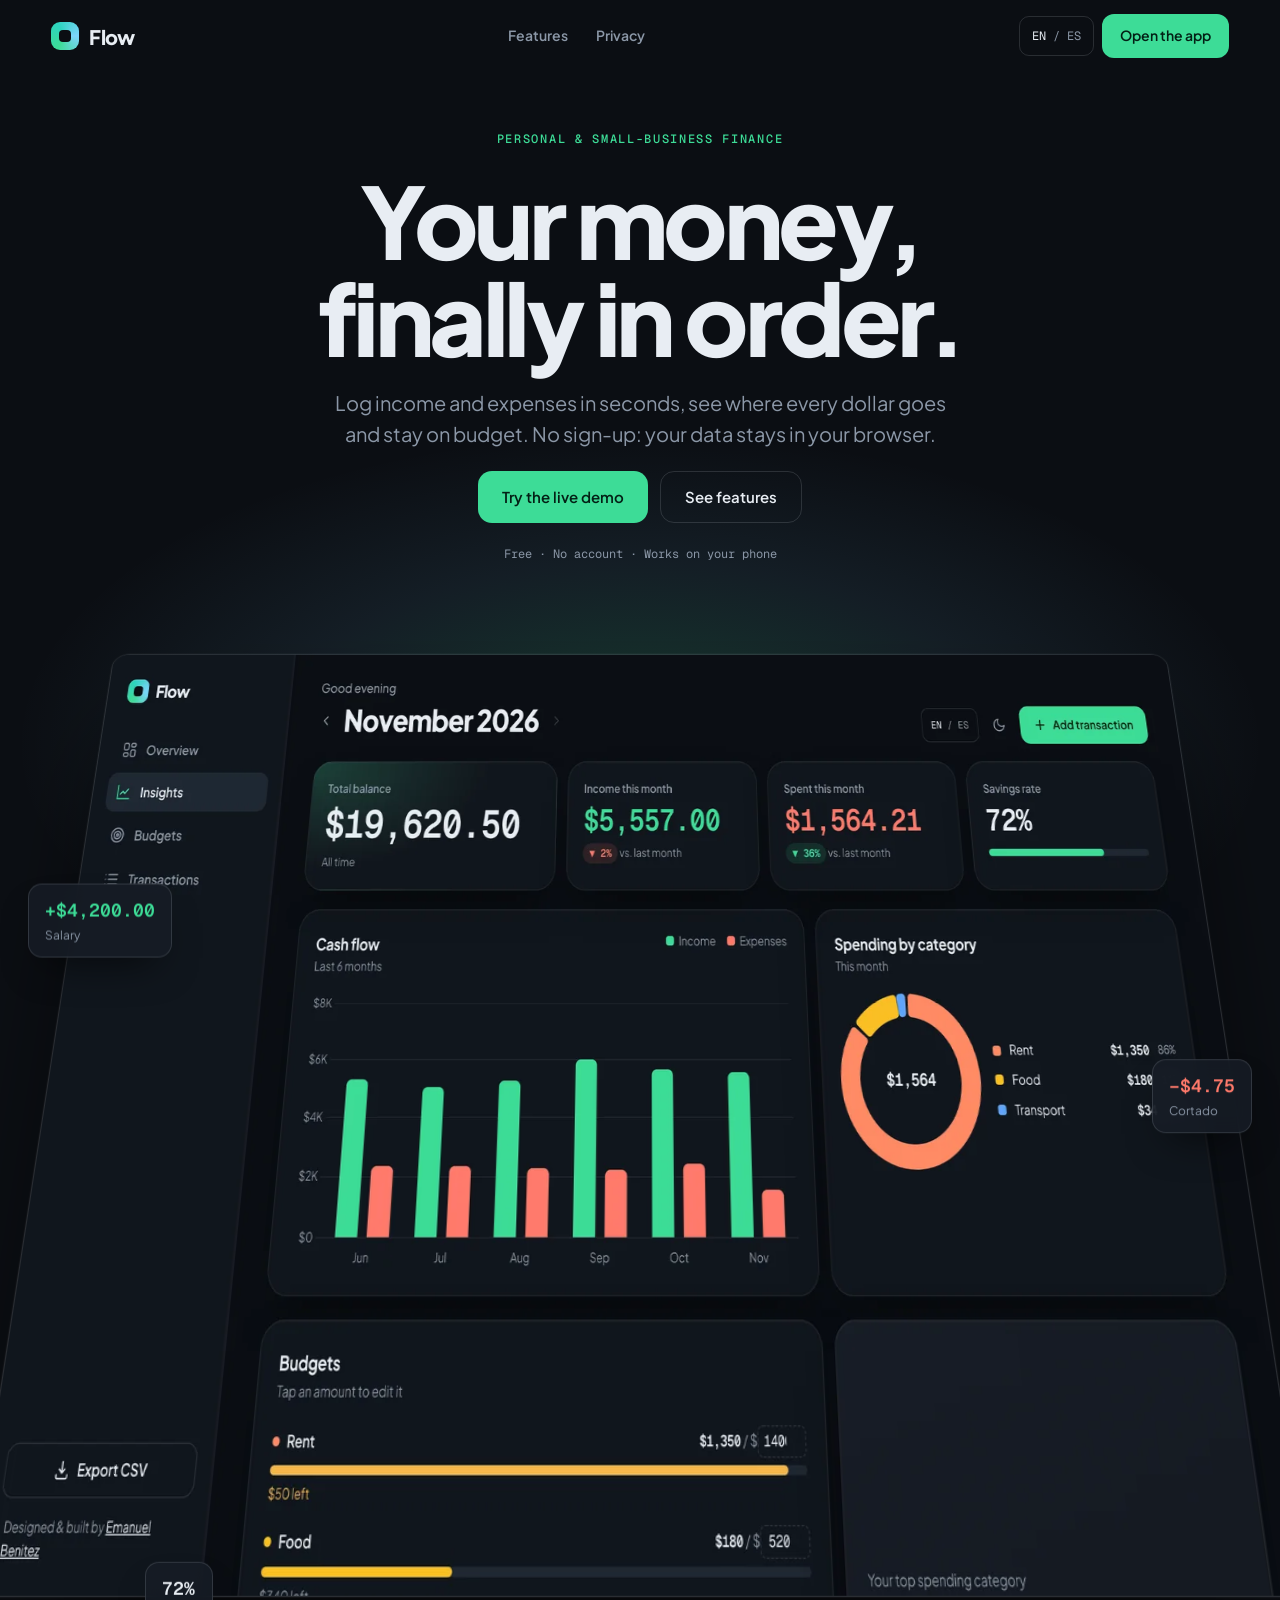
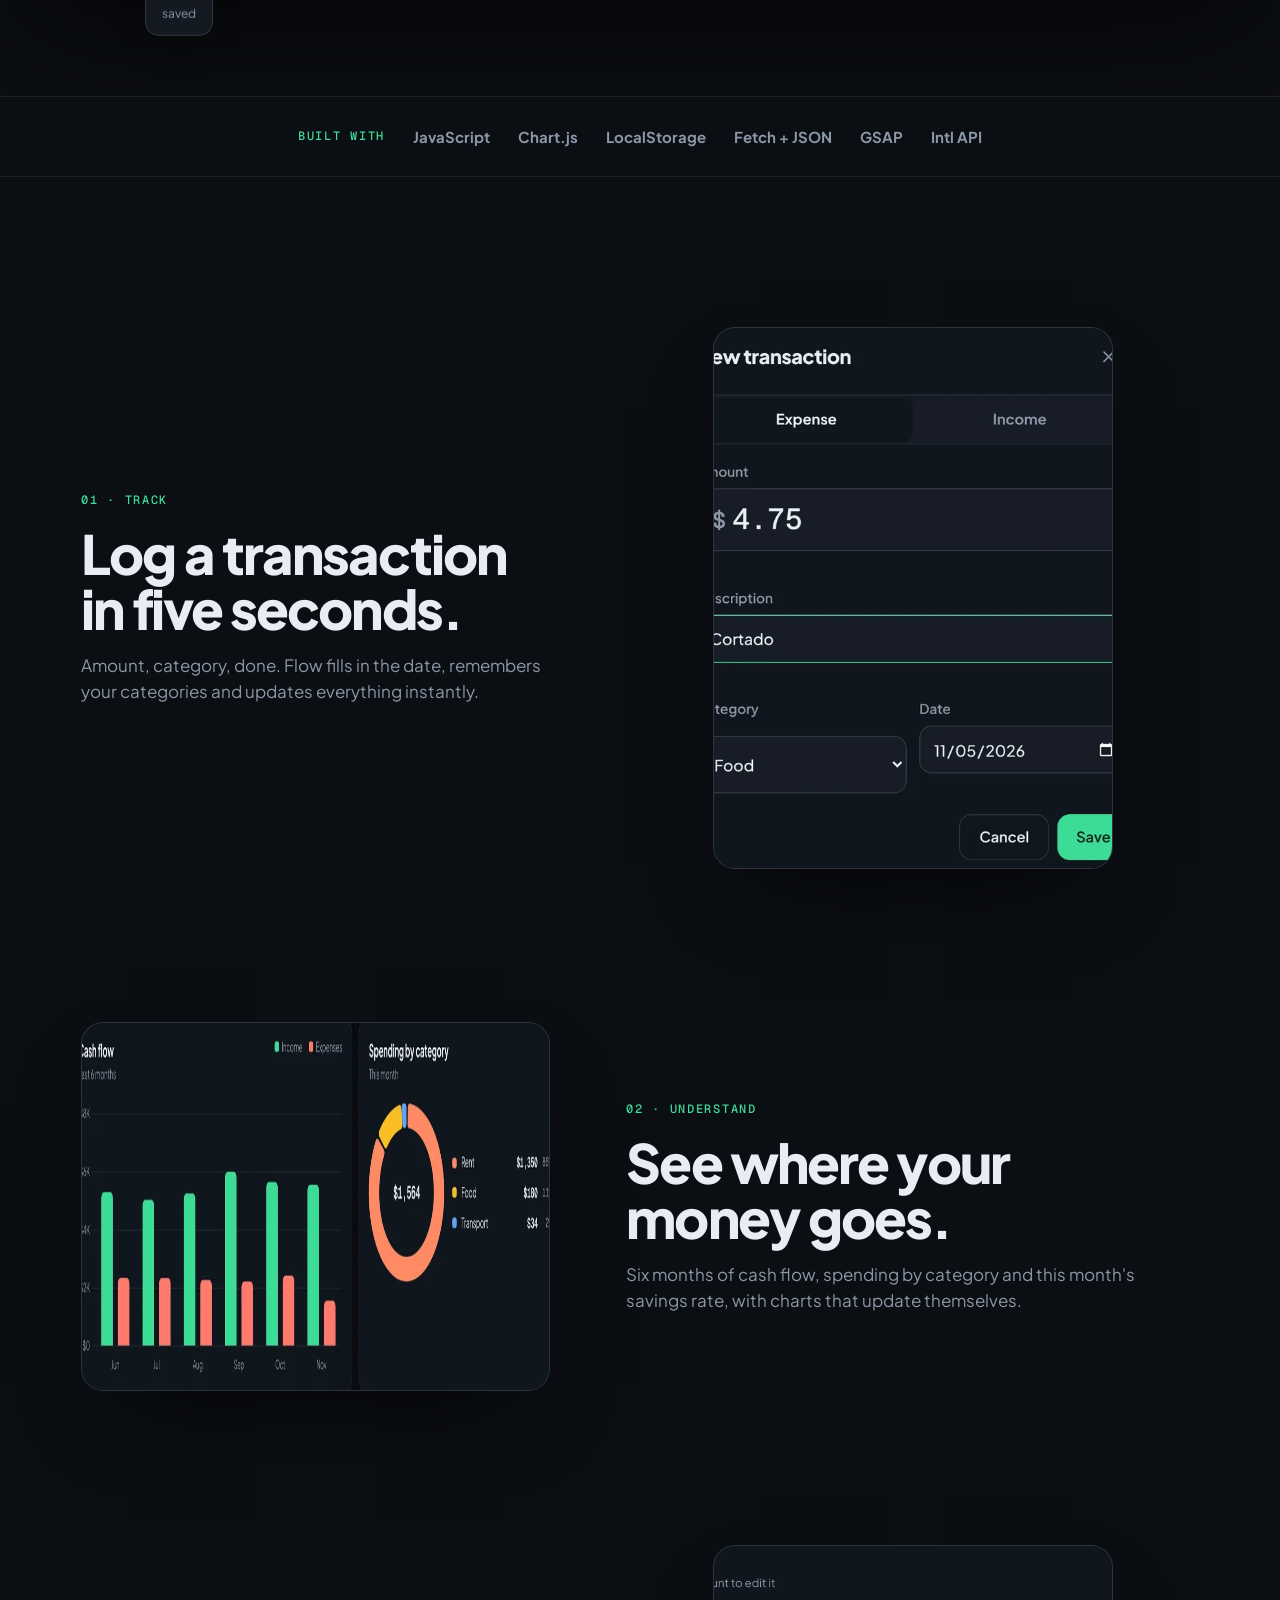
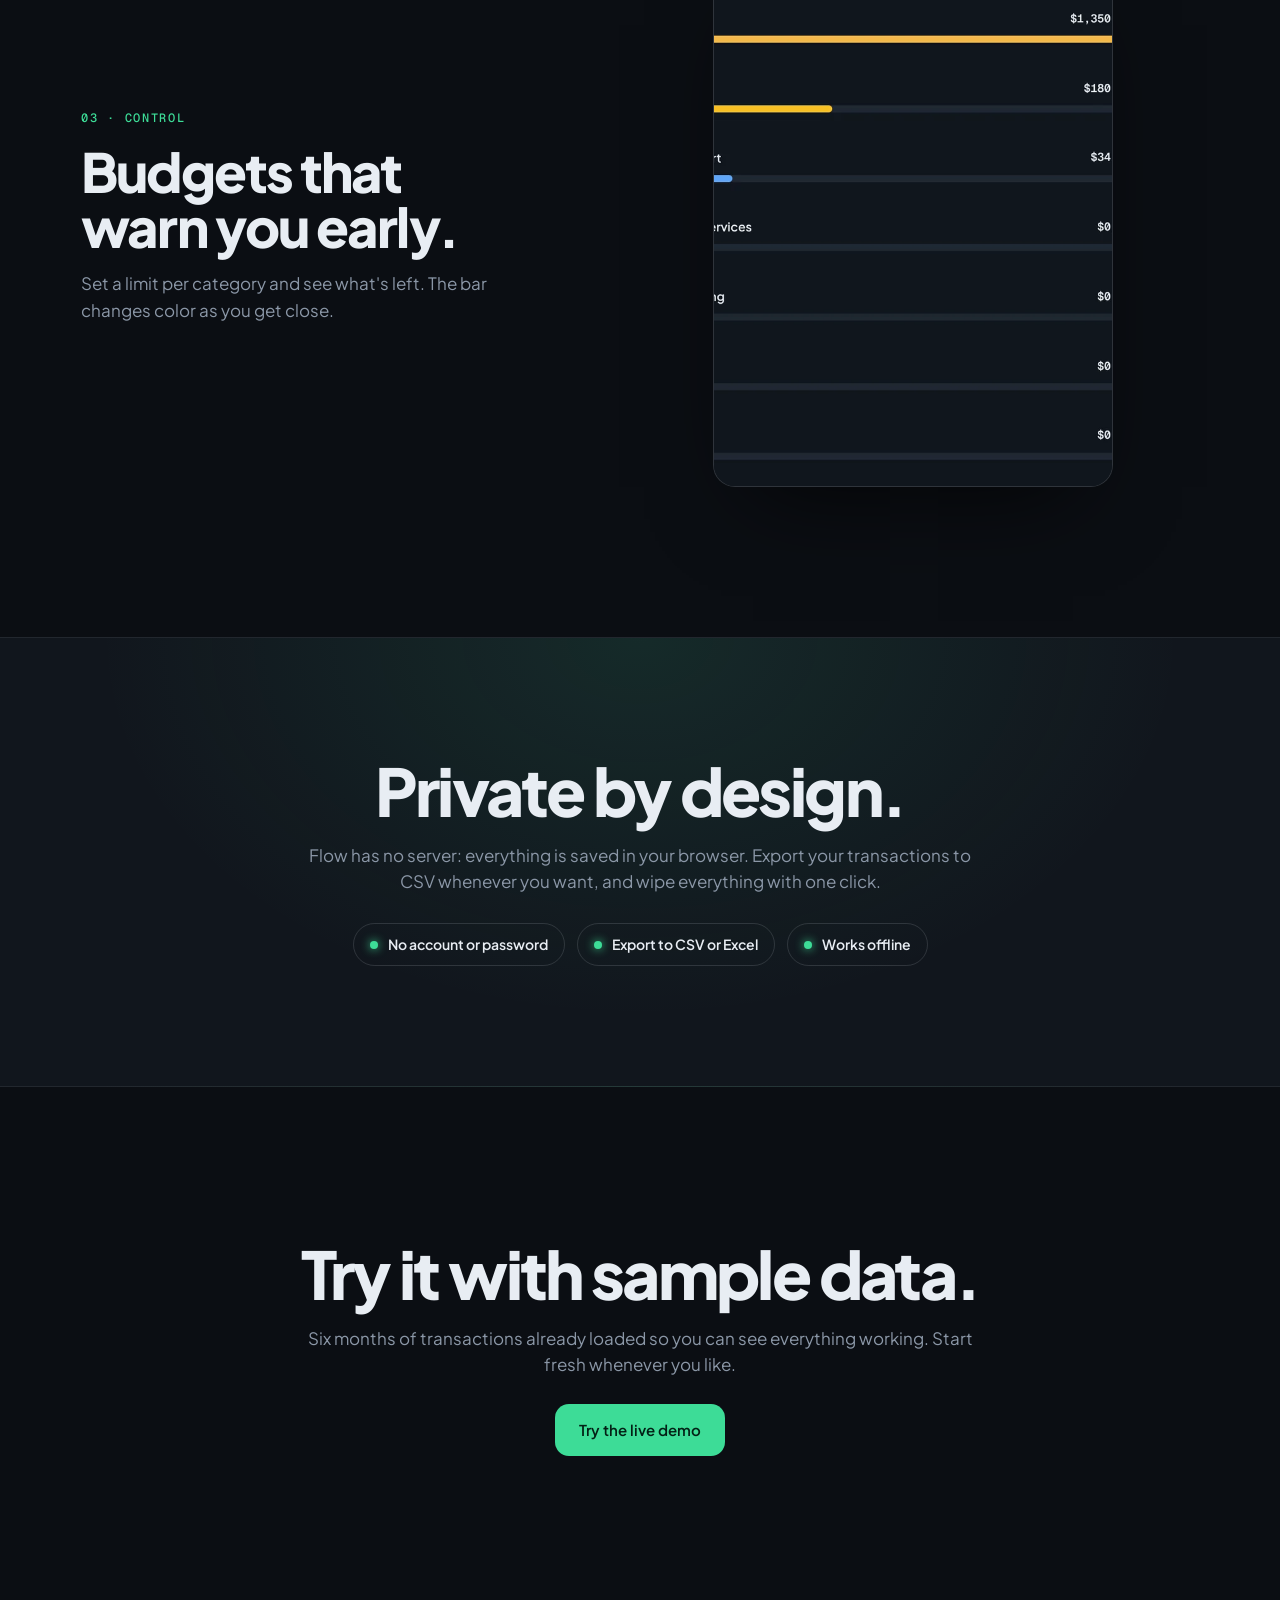
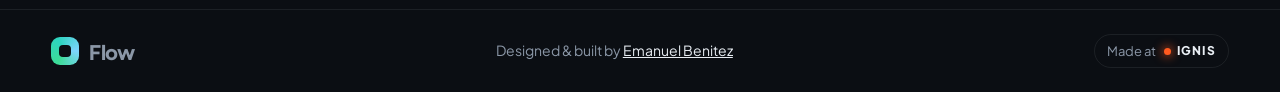
<file: index.html>
<!DOCTYPE html>
<html lang="en">
<head>
  <meta charset="utf-8">
  <meta name="viewport" content="width=device-width, initial-scale=1, viewport-fit=cover">
  <title>Flow · Personal finance, finally in order</title>
  <meta name="description" content="Track income and expenses in seconds, see where your money goes and stay on budget. No sign-up: your data stays in your browser.">
  <meta name="theme-color" content="#0B0E13">
  <meta property="og:title" content="Flow · Personal finance, finally in order">
  <meta property="og:description" content="Track income and expenses, see where your money goes and stay on budget. Try the live demo.">
  <meta property="og:image" content="https://fenix-emanuel.github.io/Finanzas/img/og.jpg">
  <meta name="twitter:card" content="summary_large_image">
  <link rel="icon" href="img/favicon.svg" type="image/svg+xml">
  <link rel="preload" as="image" href="img/shot-app.webp">
  <link rel="stylesheet" href="css/tokens.css">
  <link rel="stylesheet" href="css/landing.css">
</head>
<body>
  <a class="skip" href="#main" data-i18n="skip">Skip to content</a>

  <header class="nav">
    <a class="logo" href="#top"><span class="logo__mark" aria-hidden="true"></span>Flow</a>
    <nav class="nav__links" aria-label="Main">
      <a href="#features" data-i18n="navFeatures">Features</a>
      <a href="#privacy" data-i18n="navPrivacy">Privacy</a>
    </nav>
    <div class="nav__end">
      <button class="lang" type="button" data-lang-btn aria-label="Cambiar a español"><span data-l="en">EN</span> / <span data-l="es">ES</span></button>
      <a class="btn btn--primary" href="app.html" data-i18n="openApp">Open the app</a>
    </div>
  </header>

  <main id="main">
    <!-- ============ Hero: la app se endereza al hacer scroll ============ -->
    <section class="hero" id="top">
      <div class="hero__glow" aria-hidden="true"></div>
      <div class="hero__copy">
        <p class="kicker" data-i18n="heroKicker">Personal & small-business finance</p>
        <h1 class="hero__title" data-i18n="heroTitle">Your money, finally in order.</h1>
        <p class="hero__lead" data-i18n="heroLead">Log income and expenses in seconds, see where every dollar goes and stay on budget. No sign-up: your data stays in your browser.</p>
        <div class="hero__ctas">
          <a class="btn btn--primary btn--lg" href="app.html" data-i18n="tryDemo">Try the live demo</a>
          <a class="btn btn--ghost btn--lg" href="#features" data-i18n="seeFeatures">See features</a>
        </div>
        <p class="hero__note" data-i18n="heroNote">Free · No account · Works on your phone</p>
      </div>
      <div class="stage">
        <div class="stage__tilt" id="tilt">
          <img class="stage__shot" src="img/shot-app.webp" alt="The Flow dashboard showing balance, monthly income and expenses, a six-month cash flow chart and spending by category" width="1600" height="1000">
        </div>
        <p class="chip chip--in" aria-hidden="true"><b>+$4,200.00</b><span>Salary</span></p>
        <p class="chip chip--out" aria-hidden="true"><b>−$4.75</b><span>Cortado</span></p>
        <p class="chip chip--rate" aria-hidden="true"><b>72%</b><span>saved</span></p>
      </div>
    </section>

    <div class="stack" aria-label="Built with">
      <span class="kicker" data-i18n="stackLabel">Built with</span>
      <ul><li>JavaScript</li><li>Chart.js</li><li>LocalStorage</li><li>Fetch + JSON</li><li>GSAP</li><li>Intl API</li></ul>
    </div>

    <!-- ============ Funciones ============ -->
    <section class="features" id="features">
      <article class="feature">
        <div class="feature__copy">
          <p class="kicker" data-i18n="f1Kicker">01 · Track</p>
          <h2 data-i18n="f1Title">Log a transaction in five seconds.</h2>
          <p data-i18n="f1Text">Amount, category, done. Flow fills in the date, remembers your categories and updates everything instantly.</p>
        </div>
        <figure class="feature__media feature__media--narrow"><img src="img/shot-modal.webp" alt="New transaction form with amount, description, category and date" width="700" height="834" loading="lazy"></figure>
      </article>
      <article class="feature feature--flip">
        <div class="feature__copy">
          <p class="kicker" data-i18n="f2Kicker">02 · Understand</p>
          <h2 data-i18n="f2Title">See where your money goes.</h2>
          <p data-i18n="f2Text">Six months of cash flow, spending by category and this month's savings rate, with charts that update themselves.</p>
        </div>
        <figure class="feature__media"><img src="img/shot-charts.webp" alt="Cash flow bar chart and spending by category donut chart" width="1100" height="367" loading="lazy"></figure>
      </article>
      <article class="feature">
        <div class="feature__copy">
          <p class="kicker" data-i18n="f3Kicker">03 · Control</p>
          <h2 data-i18n="f3Title">Budgets that warn you early.</h2>
          <p data-i18n="f3Text">Set a limit per category and see what's left. The bar changes color as you get close.</p>
        </div>
        <figure class="feature__media feature__media--narrow"><img src="img/shot-budgets.webp" alt="Budget progress bars per category" width="900" height="911" loading="lazy"></figure>
      </article>
    </section>

    <!-- ============ Privacidad ============ -->
    <section class="privacy" id="privacy">
      <h2 data-i18n="privTitle">Private by design.</h2>
      <p data-i18n="privText">Flow has no server: everything is saved in your browser. Export your transactions to CSV whenever you want, and wipe everything with one click.</p>
      <ul class="privacy__list">
        <li><span class="dot" aria-hidden="true"></span><span data-i18n="privA">No account or password</span></li>
        <li><span class="dot" aria-hidden="true"></span><span data-i18n="privB">Export to CSV or Excel</span></li>
        <li><span class="dot" aria-hidden="true"></span><span data-i18n="privC">Works offline</span></li>
      </ul>
    </section>

    <section class="cta">
      <h2 data-i18n="ctaTitle">Try it with sample data.</h2>
      <p data-i18n="ctaText">Six months of transactions already loaded so you can see everything working. Start fresh whenever you like.</p>
      <a class="btn btn--primary btn--lg" href="app.html" data-i18n="tryDemo">Try the live demo</a>
    </section>
  </main>

  <footer class="foot">
    <a class="logo" href="#top"><span class="logo__mark" aria-hidden="true"></span>Flow</a>
    <p><span data-i18n="madeBy">Designed & built by</span> <a href="https://fenix-emanuel.github.io/Curriculum/" target="_blank" rel="noopener">Emanuel Benitez</a></p>
    <a class="ignis-seal" href="https://theignisstudio.com" target="_blank" rel="noopener"><span data-i18n="ignisSeal">Made at</span> <span class="ignis-seal__mark"><i aria-hidden="true"></i>IGNIS</span></a>
  </footer>

  <script src="vendor/gsap.min.js"></script>
  <script src="vendor/ScrollTrigger.min.js"></script>
  <script src="vendor/lenis.min.js"></script>
  <script src="js/i18n.js"></script>
  <script src="js/landing.js"></script>
</body>
</html>
</file>
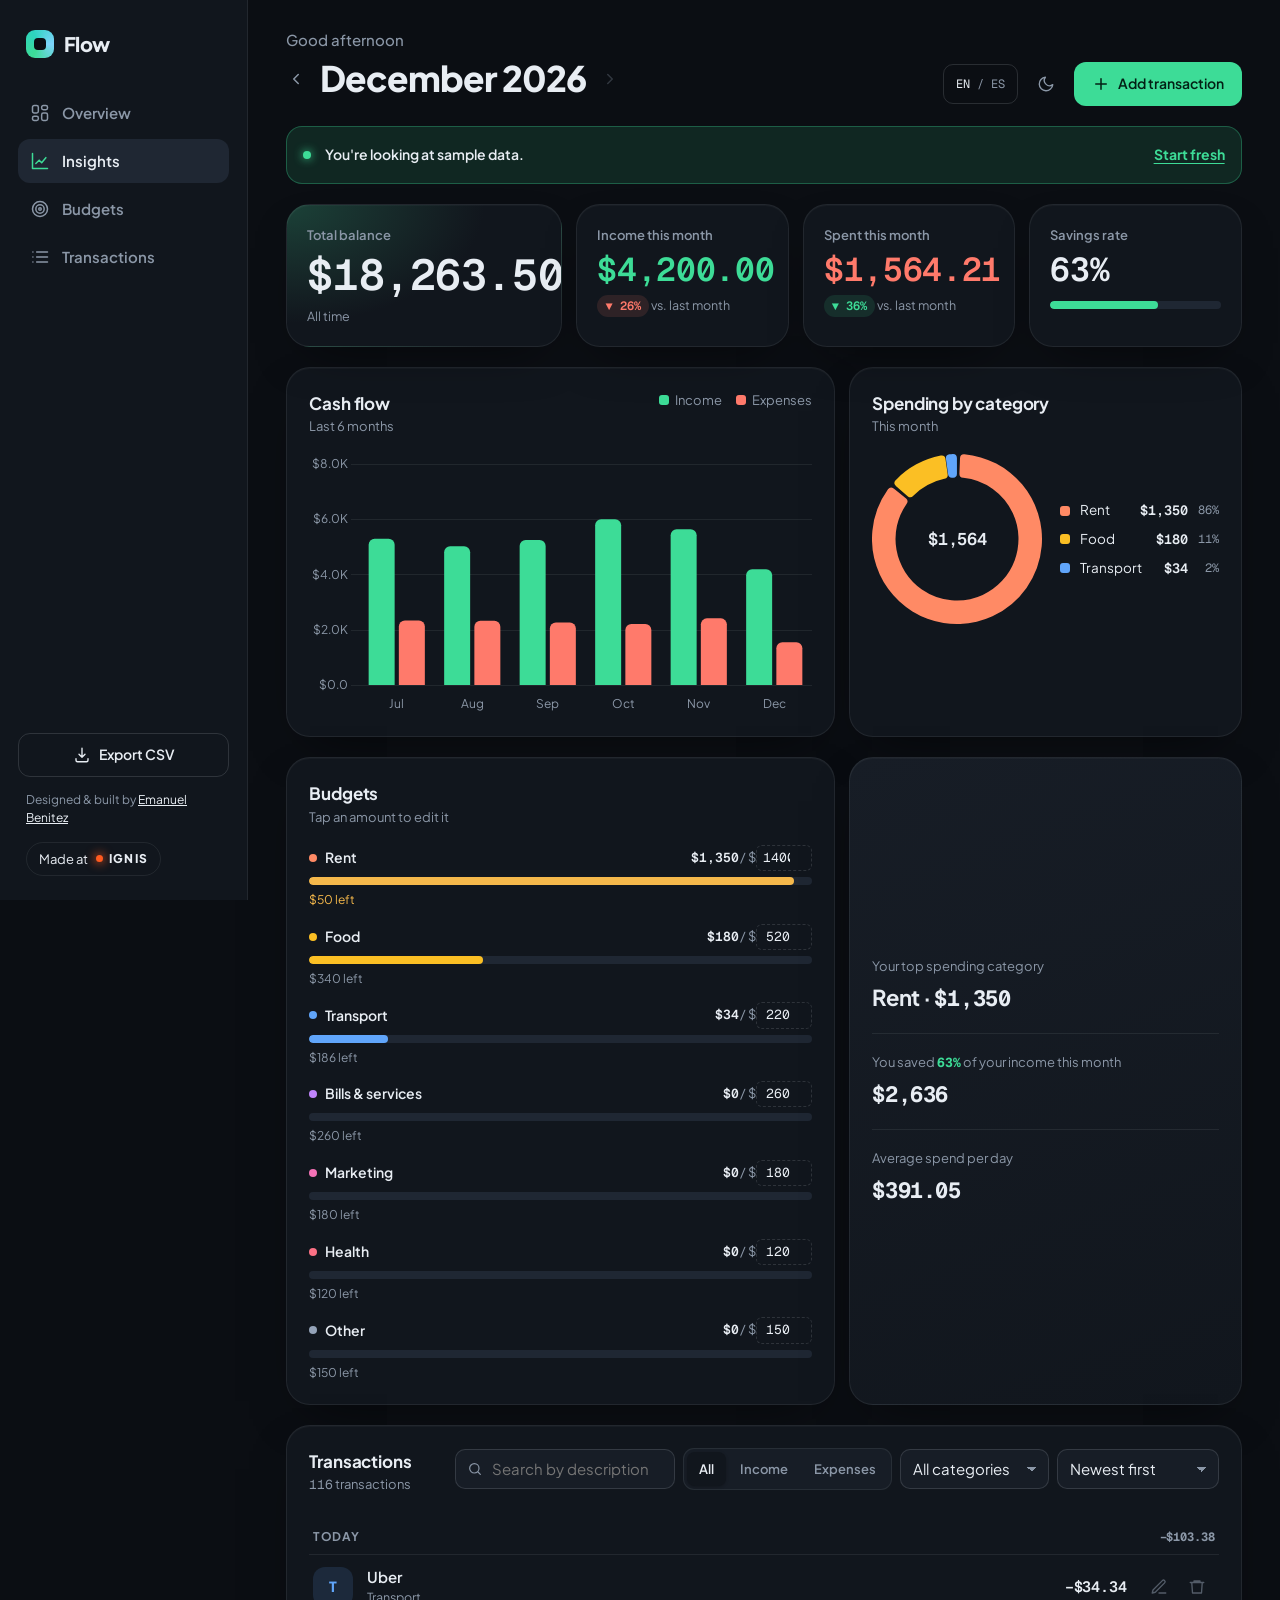
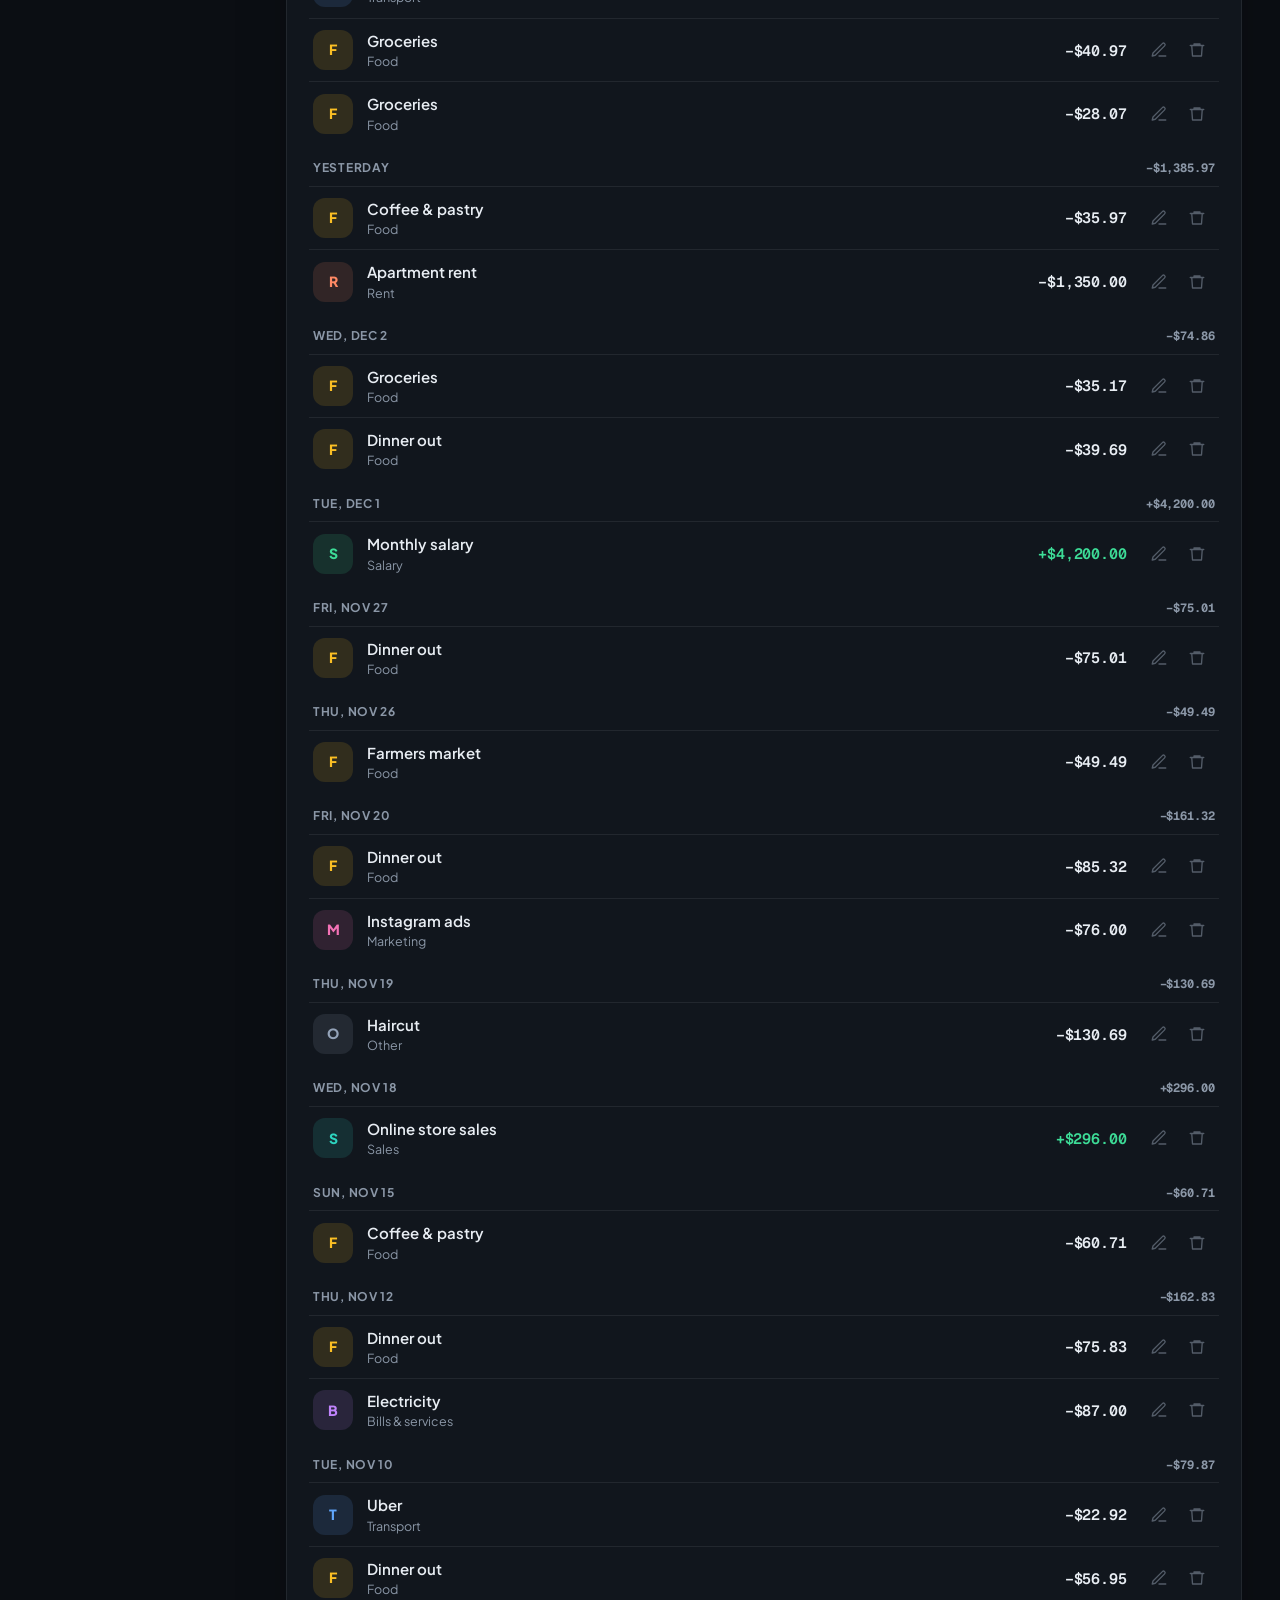
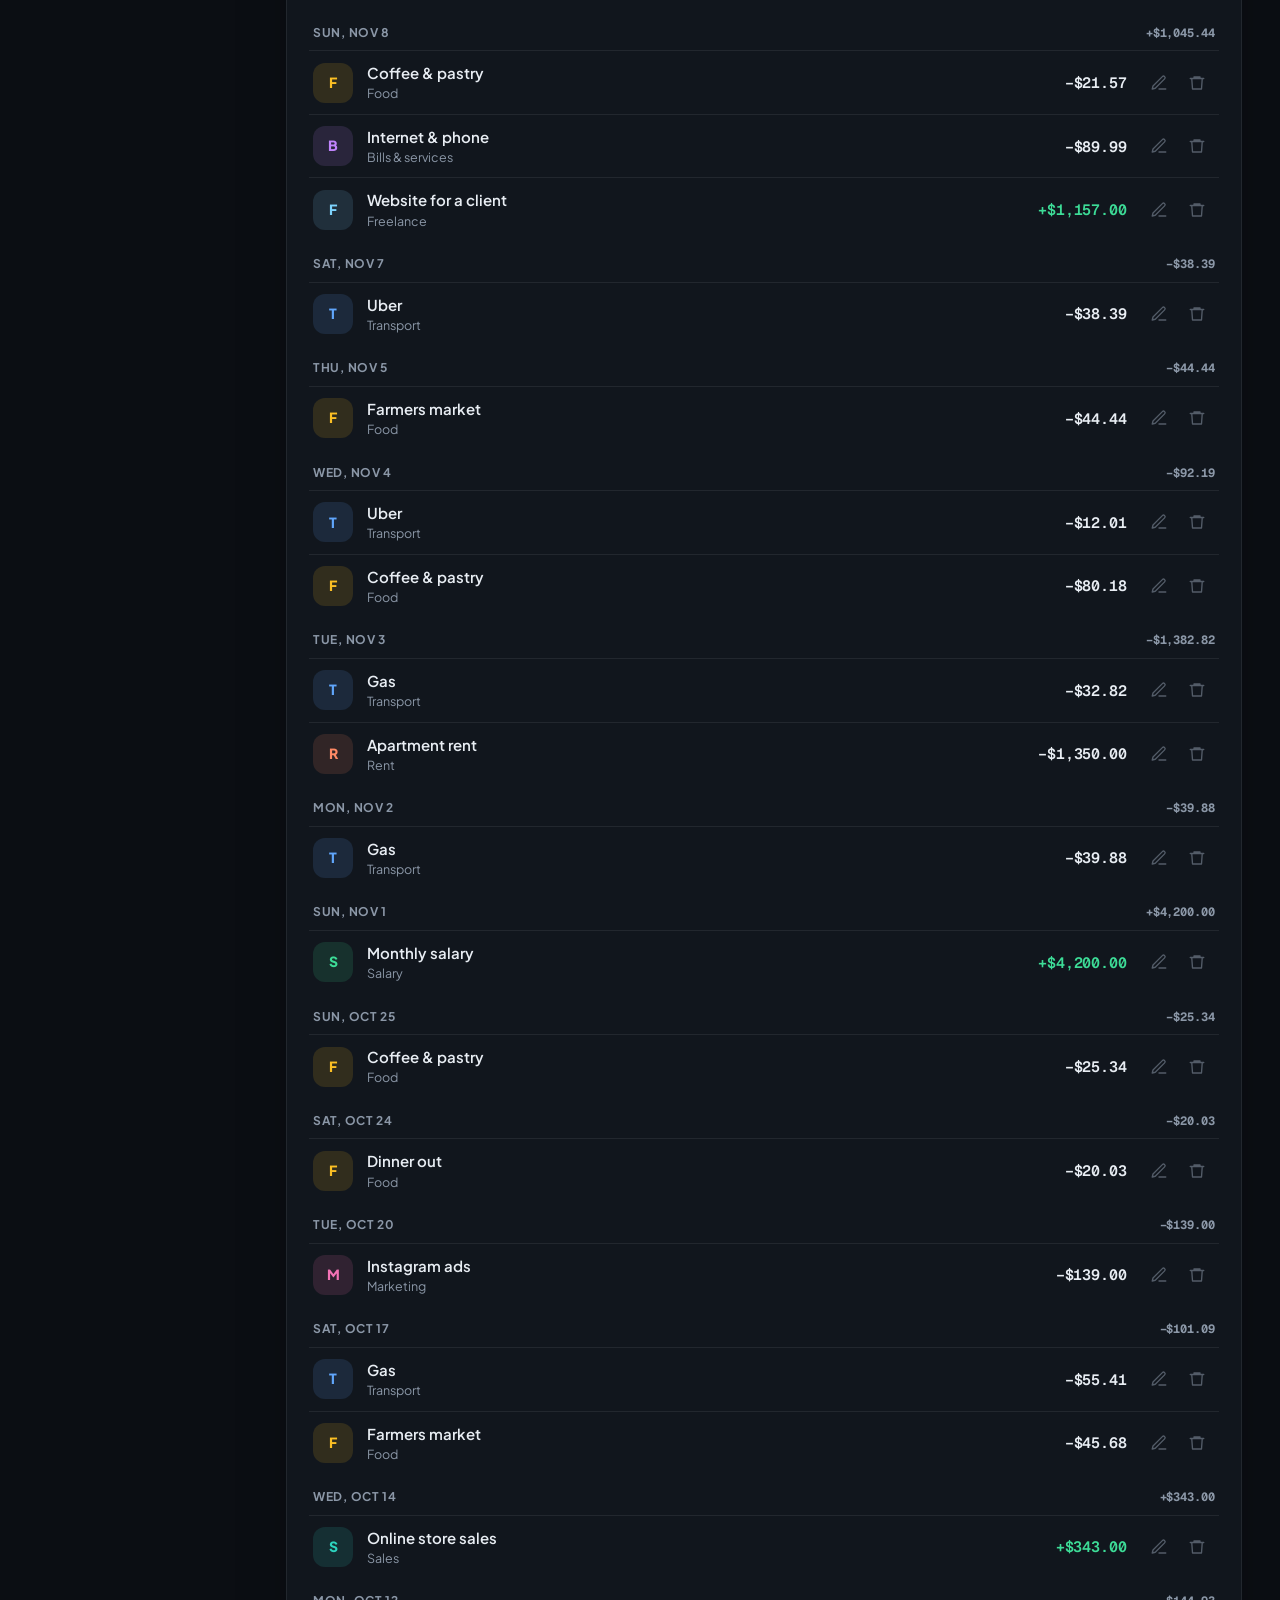
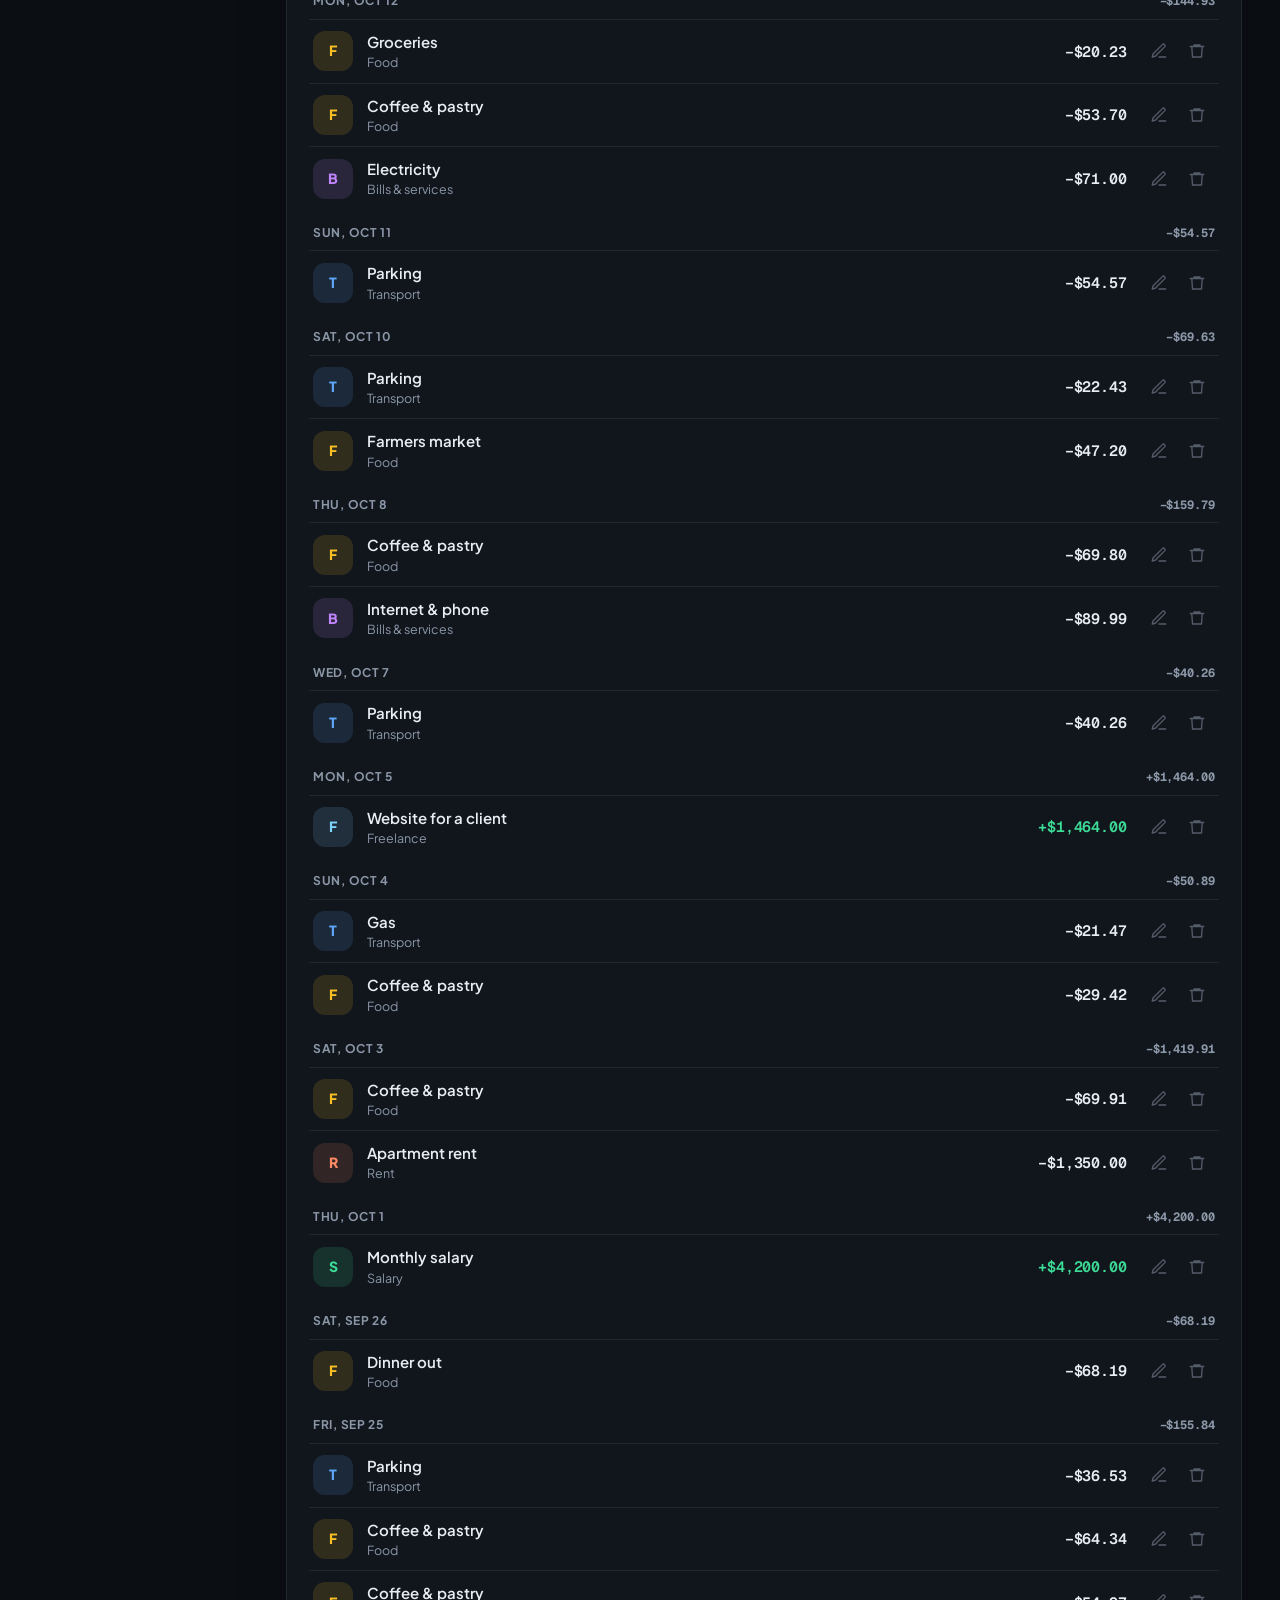
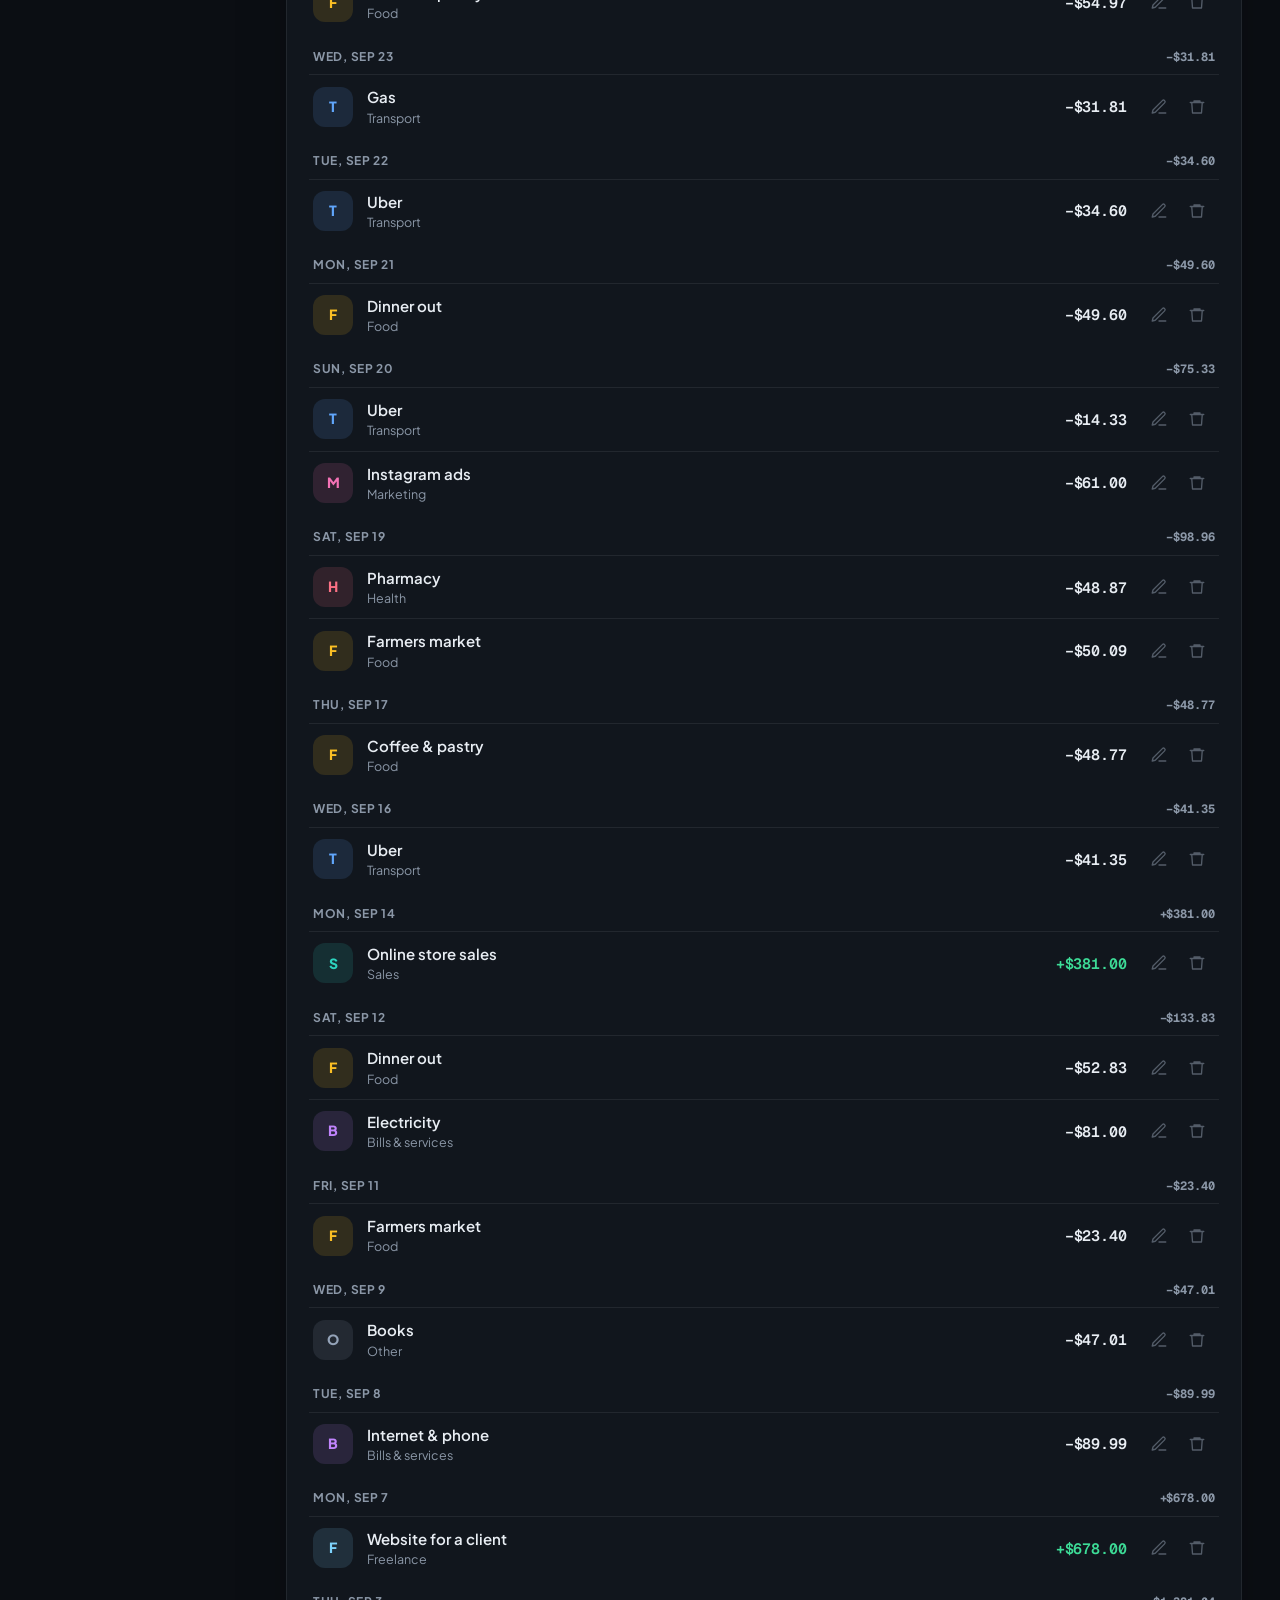
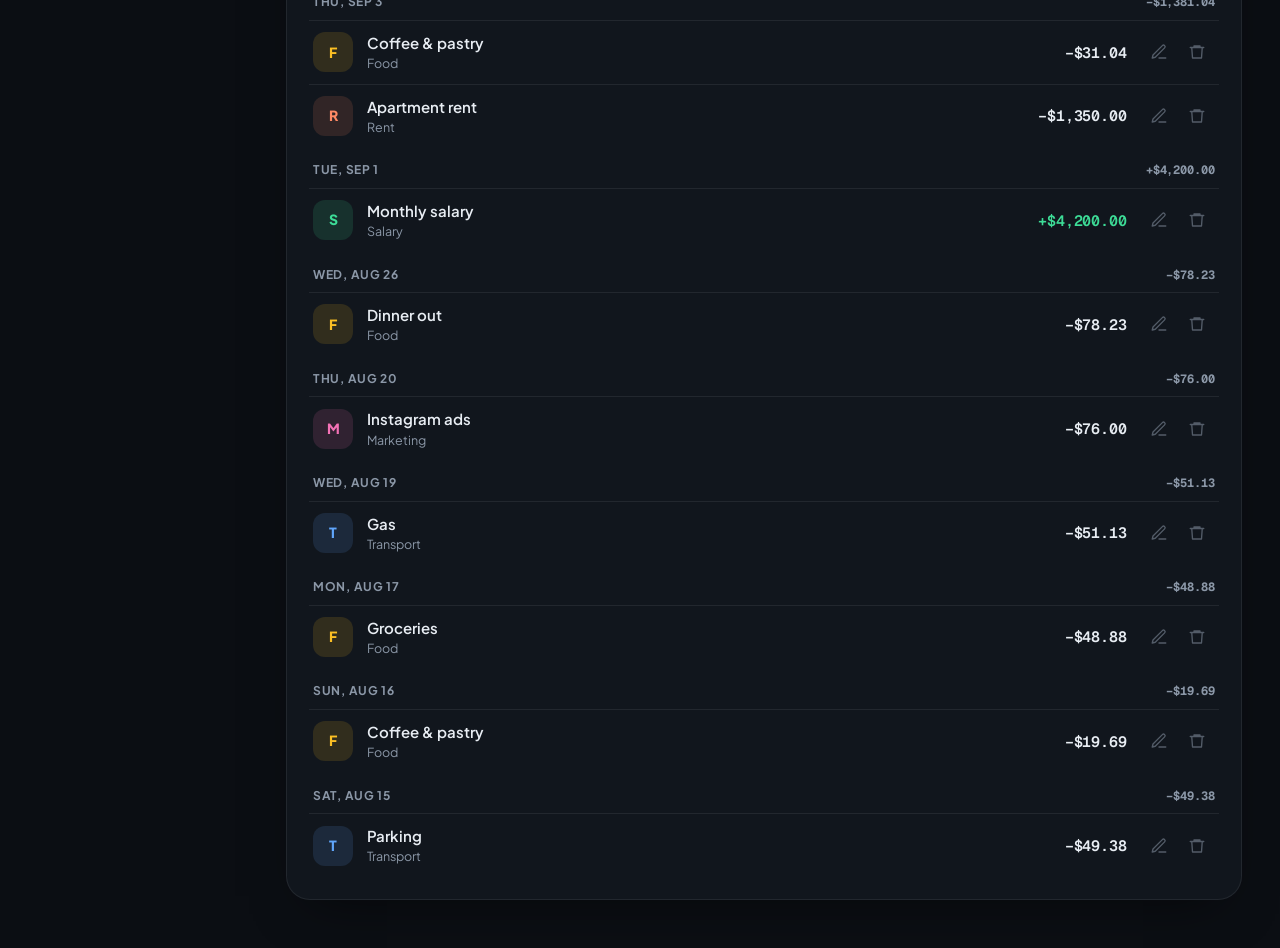
<file: app.html>
<!DOCTYPE html>
<html lang="en">
<head>
  <meta charset="utf-8">
  <meta name="viewport" content="width=device-width, initial-scale=1, viewport-fit=cover">
  <title>Flow · Dashboard</title>
  <meta name="description" content="Track income and expenses, see where your money goes and stay on budget. Your data stays in your browser.">
  <meta name="theme-color" content="#0B0E13">
  <link rel="icon" href="img/favicon.svg" type="image/svg+xml">
  <script>try { const t = localStorage.getItem('flow.theme'); if (t) document.documentElement.dataset.theme = t; } catch (e) {}</script>
  <link rel="stylesheet" href="css/tokens.css">
  <link rel="stylesheet" href="css/app.css">
</head>
<body>
  <a class="skip" href="#main" data-i18n="skip">Skip to content</a>

  <!-- Íconos (trazos simples) -->
  <svg width="0" height="0" style="position:absolute" aria-hidden="true">
    <symbol id="i-plus" viewBox="0 0 24 24" fill="none" stroke="currentColor" stroke-width="2" stroke-linecap="round"><path d="M12 5v14M5 12h14"/></symbol>
    <symbol id="i-left" viewBox="0 0 24 24" fill="none" stroke="currentColor" stroke-width="2" stroke-linecap="round" stroke-linejoin="round"><path d="m15 18-6-6 6-6"/></symbol>
    <symbol id="i-right" viewBox="0 0 24 24" fill="none" stroke="currentColor" stroke-width="2" stroke-linecap="round" stroke-linejoin="round"><path d="m9 18 6-6-6-6"/></symbol>
    <symbol id="i-grid" viewBox="0 0 24 24" fill="none" stroke="currentColor" stroke-width="1.8"><rect x="3" y="3" width="7" height="9" rx="2"/><rect x="14" y="3" width="7" height="5" rx="2"/><rect x="14" y="12" width="7" height="9" rx="2"/><rect x="3" y="16" width="7" height="5" rx="2"/></symbol>
    <symbol id="i-list" viewBox="0 0 24 24" fill="none" stroke="currentColor" stroke-width="1.8" stroke-linecap="round"><path d="M8 6h13M8 12h13M8 18h13M3.5 6h.01M3.5 12h.01M3.5 18h.01"/></symbol>
    <symbol id="i-target" viewBox="0 0 24 24" fill="none" stroke="currentColor" stroke-width="1.8"><circle cx="12" cy="12" r="9"/><circle cx="12" cy="12" r="5"/><circle cx="12" cy="12" r="1.5"/></symbol>
    <symbol id="i-chart" viewBox="0 0 24 24" fill="none" stroke="currentColor" stroke-width="1.8" stroke-linecap="round" stroke-linejoin="round"><path d="M3 3v18h18"/><path d="m7 15 4-4 3 3 5-6"/></symbol>
    <symbol id="i-download" viewBox="0 0 24 24" fill="none" stroke="currentColor" stroke-width="1.8" stroke-linecap="round" stroke-linejoin="round"><path d="M12 3v12m0 0-4-4m4 4 4-4M4 17v2a2 2 0 0 0 2 2h12a2 2 0 0 0 2-2v-2"/></symbol>
    <symbol id="i-moon" viewBox="0 0 24 24" fill="none" stroke="currentColor" stroke-width="1.8" stroke-linecap="round" stroke-linejoin="round"><path d="M21 12.8A9 9 0 1 1 11.2 3a7 7 0 0 0 9.8 9.8Z"/></symbol>
    <symbol id="i-edit" viewBox="0 0 24 24" fill="none" stroke="currentColor" stroke-width="1.8" stroke-linecap="round" stroke-linejoin="round"><path d="M12 20h9"/><path d="M16.5 3.5a2.1 2.1 0 0 1 3 3L7 19l-4 1 1-4Z"/></symbol>
    <symbol id="i-trash" viewBox="0 0 24 24" fill="none" stroke="currentColor" stroke-width="1.8" stroke-linecap="round" stroke-linejoin="round"><path d="M3 6h18M8 6V4h8v2M19 6l-1 14H6L5 6"/></symbol>
    <symbol id="i-search" viewBox="0 0 24 24" fill="none" stroke="currentColor" stroke-width="1.8" stroke-linecap="round"><circle cx="11" cy="11" r="7"/><path d="m20 20-3.5-3.5"/></symbol>
    <symbol id="i-x" viewBox="0 0 24 24" fill="none" stroke="currentColor" stroke-width="2" stroke-linecap="round"><path d="M18 6 6 18M6 6l12 12"/></symbol>
  </svg>

  <div class="shell">
    <!-- ============ Barra lateral (abajo en el celular) ============ -->
    <aside class="side" aria-label="App">
      <a class="logo" href="index.html"><span class="logo__mark" aria-hidden="true"></span>Flow</a>
      <nav class="side__nav" aria-label="Sections">
        <a href="#overview" class="is-active"><svg aria-hidden="true"><use href="#i-grid"/></svg><span data-i18n="navOverview">Overview</span></a>
        <a href="#insights"><svg aria-hidden="true"><use href="#i-chart"/></svg><span data-i18n="navInsights">Insights</span></a>
        <a href="#budgets"><svg aria-hidden="true"><use href="#i-target"/></svg><span data-i18n="navBudgets">Budgets</span></a>
        <a href="#transactions"><svg aria-hidden="true"><use href="#i-list"/></svg><span data-i18n="navTransactions">Transactions</span></a>
      </nav>
      <div class="side__foot">
        <button class="btn btn--ghost side__export" type="button" id="exportBtn"><svg aria-hidden="true"><use href="#i-download"/></svg><span data-i18n="exportCsv">Export CSV</span></button>
        <p class="side__credit"><span data-i18n="madeBy">Designed & built by</span> <a href="https://fenix-emanuel.github.io/Curriculum/" target="_blank" rel="noopener">Emanuel Benitez</a></p>
        <p class="side__credit"><a class="ignis-seal" href="https://theignisstudio.com" target="_blank" rel="noopener"><span data-i18n="ignisSeal">Made at</span> <span class="ignis-seal__mark"><i aria-hidden="true"></i>IGNIS</span></a></p>
      </div>
    </aside>

    <main class="main" id="main">
      <!-- ============ Encabezado ============ -->
      <header class="top">
        <div>
          <p class="top__hello" id="hello">Good evening</p>
          <div class="month" role="group" aria-label="Month">
            <button class="icon-btn" type="button" id="prevMonth" data-i18n-aria="prevMonth" aria-label="Previous month"><svg aria-hidden="true"><use href="#i-left"/></svg></button>
            <h1 class="month__label" id="monthLabel">November 2026</h1>
            <button class="icon-btn" type="button" id="nextMonth" data-i18n-aria="nextMonth" aria-label="Next month"><svg aria-hidden="true"><use href="#i-right"/></svg></button>
          </div>
        </div>
        <div class="top__actions">
          <button class="lang" type="button" data-lang-btn aria-label="Cambiar a español"><span data-l="en">EN</span> / <span data-l="es">ES</span></button>
          <button class="icon-btn" type="button" id="themeBtn" data-i18n-aria="theme" aria-label="Toggle theme"><svg aria-hidden="true"><use href="#i-moon"/></svg></button>
          <button class="btn btn--primary" type="button" id="addBtn"><svg aria-hidden="true"><use href="#i-plus"/></svg><span data-i18n="addTx">Add transaction</span></button>
        </div>
      </header>

      <div class="demo" id="demoBar" hidden>
        <span class="demo__dot" aria-hidden="true"></span>
        <p data-i18n="demoBanner">You're looking at sample data.</p>
        <button class="demo__btn" type="button" id="freshBtn" data-i18n="startFresh">Start fresh</button>
      </div>

      <!-- ============ Indicadores ============ -->
      <section class="kpis" id="overview" aria-label="Overview">
        <article class="kpi kpi--hero">
          <p class="kpi__label" data-i18n="kBalance">Total balance</p>
          <p class="kpi__value num" id="kBalance">$0.00</p>
          <p class="kpi__foot" data-i18n="allTime">All time</p>
        </article>
        <article class="kpi">
          <p class="kpi__label" data-i18n="kIncome">Income this month</p>
          <p class="kpi__value num kpi__value--in" id="kIncome">$0.00</p>
          <p class="kpi__foot" id="kIncomeDelta"></p>
        </article>
        <article class="kpi">
          <p class="kpi__label" data-i18n="kExpense">Spent this month</p>
          <p class="kpi__value num kpi__value--out" id="kExpense">$0.00</p>
          <p class="kpi__foot" id="kExpenseDelta"></p>
        </article>
        <article class="kpi">
          <p class="kpi__label" data-i18n="kSavings">Savings rate</p>
          <p class="kpi__value num" id="kSavings">0%</p>
          <div class="meter" aria-hidden="true"><span id="kSavingsBar"></span></div>
        </article>
      </section>

      <!-- ============ Gráficos ============ -->
      <section class="grid2" id="insights" aria-label="Insights">
        <article class="card">
          <header class="card__head">
            <div><h2 class="card__title" data-i18n="cashflow">Cash flow</h2><p class="card__sub" data-i18n="last6">Last 6 months</p></div>
            <ul class="legend"><li><i style="background: var(--accent)"></i><span data-i18n="income">Income</span></li><li><i style="background: var(--expense)"></i><span data-i18n="expenses">Expenses</span></li></ul>
          </header>
          <div class="chart chart--bars"><canvas id="flowChart" role="img" aria-label="Income and expenses for the last six months"></canvas></div>
        </article>
        <article class="card">
          <header class="card__head">
            <div><h2 class="card__title" data-i18n="byCategory">Spending by category</h2><p class="card__sub" data-i18n="thisMonth">This month</p></div>
          </header>
          <div class="donut">
            <div class="chart chart--donut"><canvas id="catChart" role="img" aria-label="Spending by category this month"></canvas><p class="donut__center"><span class="num" id="donutTotal">$0</span></p></div>
            <ul class="catlist" id="catList"></ul>
          </div>
        </article>
      </section>

      <!-- ============ Presupuestos e insights ============ -->
      <section class="grid2 grid2--wide" aria-label="Budgets">
        <article class="card" id="budgets">
          <header class="card__head">
            <div><h2 class="card__title" data-i18n="budgets">Budgets</h2><p class="card__sub" data-i18n="budgetHint">Tap an amount to edit it</p></div>
          </header>
          <ul class="budgets" id="budgetList"></ul>
        </article>
        <article class="card card--insights">
          <ul class="insights" id="insightList"></ul>
        </article>
      </section>

      <!-- ============ Movimientos ============ -->
      <section class="card" id="transactions" aria-labelledby="txTitle">
        <header class="card__head card__head--wrap">
          <div><h2 class="card__title" id="txTitle" data-i18n="transactions">Transactions</h2><p class="card__sub"><span class="num" id="txCount">0</span> <span data-i18n="results">transactions</span></p></div>
          <div class="filters">
            <label class="search"><svg aria-hidden="true"><use href="#i-search"/></svg><span class="visually-hidden" data-i18n="search">Search</span><input type="search" id="search" data-i18n-ph="searchPh" placeholder="Search by description"></label>
            <div class="seg" role="radiogroup" aria-label="Type" id="typeSeg">
              <button type="button" role="radio" aria-checked="true" data-type="all" data-i18n="allTypes">All</button>
              <button type="button" role="radio" aria-checked="false" data-type="income" data-i18n="income">Income</button>
              <button type="button" role="radio" aria-checked="false" data-type="expense" data-i18n="expenses">Expenses</button>
            </div>
            <label class="select"><span class="visually-hidden" data-i18n="fCategory">Category</span><select id="catFilter"><option value="all" data-i18n="allCategories">All categories</option></select></label>
            <label class="select"><span class="visually-hidden" data-i18n="sortBy">Sort</span><select id="sort">
              <option value="new" data-i18n="sortNewest">Newest first</option>
              <option value="old" data-i18n="sortOldest">Oldest first</option>
              <option value="high" data-i18n="sortHigh">Highest amount</option>
              <option value="low" data-i18n="sortLow">Lowest amount</option>
            </select></label>
          </div>
        </header>
        <div id="txList" class="txlist"></div>
        <div class="empty" id="txEmpty" hidden>
          <p class="empty__title" data-i18n="emptyTitle">Nothing here yet.</p>
          <p data-i18n="emptyText">Add your first transaction or change the filters.</p>
        </div>
      </section>
    </main>
  </div>

  <!-- ============ Formulario de movimiento ============ -->
  <dialog class="modal" id="txModal" aria-labelledby="modalTitle">
    <form class="modal__form" id="txForm" novalidate>
      <header class="modal__head">
        <h2 id="modalTitle">New transaction</h2>
        <button class="icon-btn" type="button" id="closeModal" data-i18n-aria="cancel" aria-label="Cancel"><svg aria-hidden="true"><use href="#i-x"/></svg></button>
      </header>
      <fieldset class="seg seg--big">
        <legend class="visually-hidden" data-i18n="fType">Type</legend>
        <label><input type="radio" name="type" value="expense" checked><span data-i18n="fExpense">Expense</span></label>
        <label><input type="radio" name="type" value="income"><span data-i18n="fIncome">Income</span></label>
      </fieldset>
      <label class="field field--amount">
        <span data-i18n="fAmount">Amount</span>
        <div class="amount"><span aria-hidden="true">$</span><input type="number" id="fAmount" inputmode="decimal" min="0.01" step="0.01" placeholder="0.00" required></div>
        <small class="field__err" id="errAmount"></small>
      </label>
      <label class="field">
        <span data-i18n="fDesc">Description</span>
        <input type="text" id="fDesc" maxlength="60" data-i18n-ph="fDescPh" placeholder="e.g. Groceries" required>
        <small class="field__err" id="errDesc"></small>
      </label>
      <div class="field-row">
        <label class="field"><span data-i18n="fCategory">Category</span><select id="fCategory"></select></label>
        <label class="field"><span data-i18n="fDate">Date</span><input type="date" id="fDate" required><small class="field__err" id="errDate"></small></label>
      </div>
      <footer class="modal__foot">
        <button class="btn btn--ghost" type="button" id="cancelModal" data-i18n="cancel">Cancel</button>
        <button class="btn btn--primary" type="submit" data-i18n="save">Save</button>
      </footer>
    </form>
  </dialog>

  <!-- ============ Confirmar borrar todo ============ -->
  <dialog class="modal modal--sm" id="freshModal" aria-labelledby="freshTitle">
    <div class="modal__form">
      <h2 id="freshTitle" data-i18n="confirmFresh">Delete all transactions?</h2>
      <p class="modal__text" data-i18n="confirmFreshText">This removes the data saved in this browser. It can't be undone.</p>
      <footer class="modal__foot">
        <button class="btn btn--ghost" type="button" id="freshNo" data-i18n="cancel">Cancel</button>
        <button class="btn btn--danger" type="button" id="freshYes" data-i18n="confirmYes">Yes, delete all</button>
      </footer>
    </div>
  </dialog>

  <div class="toast" id="toast" role="status" aria-live="polite" hidden><span id="toastMsg"></span><button type="button" id="toastAction" hidden></button></div>

  <script src="vendor/chart.umd.js"></script>
  <script src="js/i18n.js"></script>
  <script src="js/store.js"></script>
  <script src="js/app.js"></script>
</body>
</html>
</file>
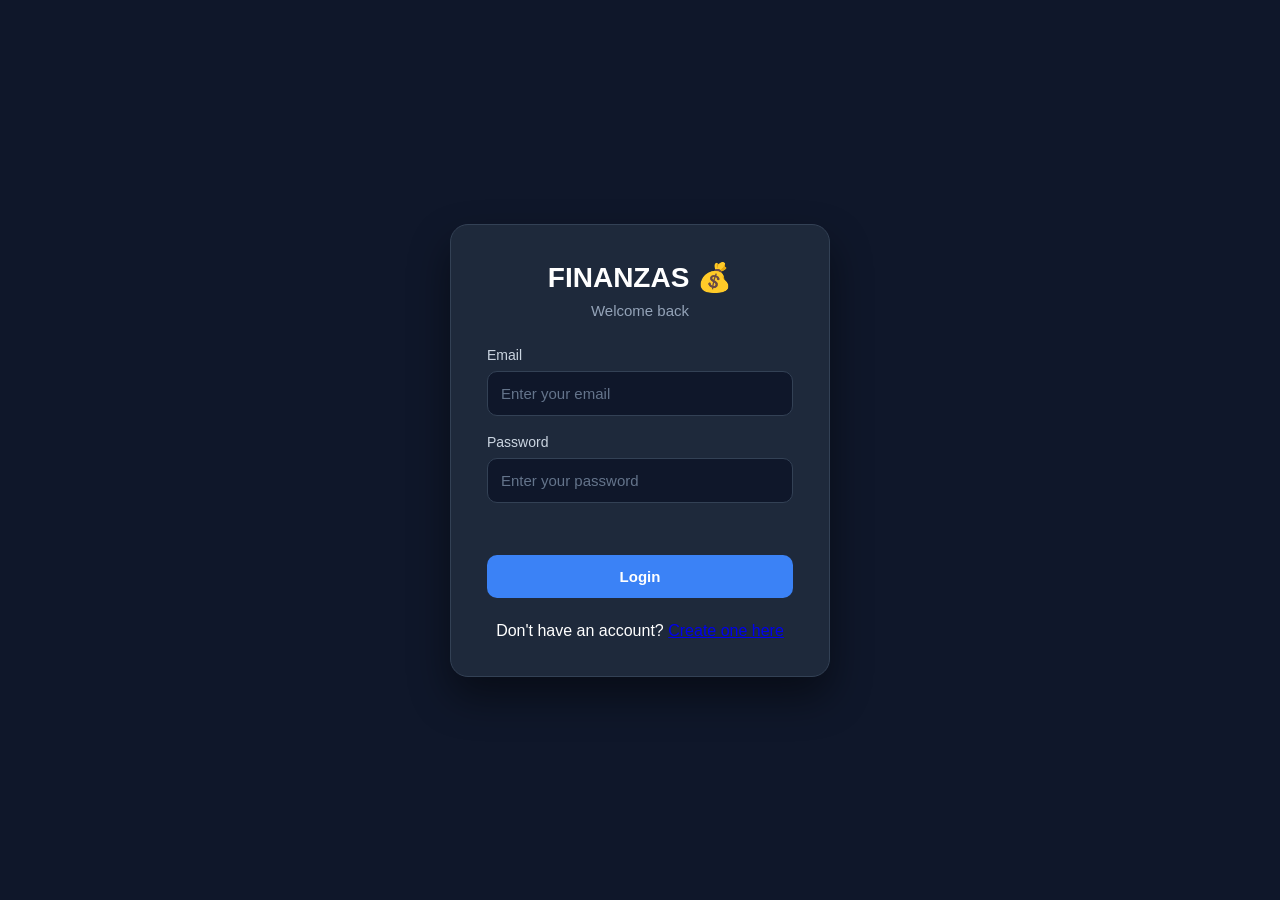
<file: login.html>
<!DOCTYPE html>
<html lang="en">
<head>
  <meta charset="UTF-8" />
  <meta name="viewport" content="width=device-width, initial-scale=1.0" />

  <title>Login | Finanzas</title>

  <link rel="stylesheet" href="./styles/login.css" />
</head>
<body>

  <main class="auth-page">
    <section class="auth-card">

      <div class="auth-header">
        <h1>FINANZAS 💰</h1>
        <p id="form-subtitle">Welcome back</p>
      </div>

      <form id="auth-form">
        <div class="input-group">
          <label for="email">Email</label>
          <input type="email" id="email" placeholder="Enter your email" required />
        </div>

        <div class="input-group">
          <label for="password">Password</label>
          <input type="password" id="password" placeholder="Enter your password" required />
        </div>

        <p id="auth-message"></p>

        <button type="submit" id="auth-button">Login</button>
      </form>

       <p class="auth-footer">
         Don't have an account?
          <a href="register.html">Create one here</a>
      </p>

    </section>
  </main>

  <script src="./js/login.js"></script>
</body>
</html>
</file>
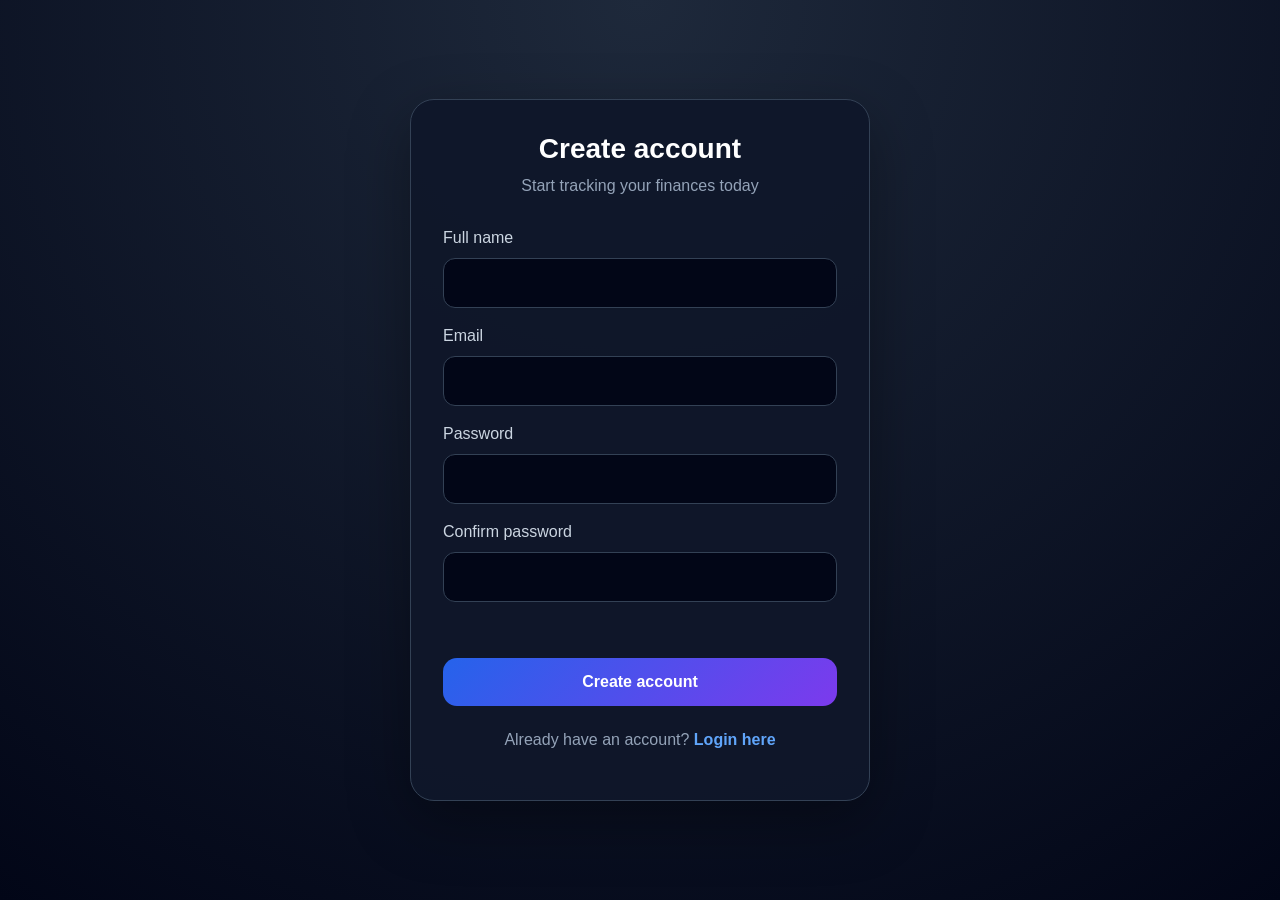
<file: register.html>
<!DOCTYPE html>
<html lang="en">
<head>
  <meta charset="UTF-8" />
  <meta name="viewport" content="width=device-width, initial-scale=1.0" />
  <title>Register | Finanzas</title>

  <link
    href="https://cdn.jsdelivr.net/npm/bootstrap@5.3.3/dist/css/bootstrap.min.css"
    rel="stylesheet"
  />

  <link rel="stylesheet" href="styles/styles.css" />
</head>
<body class="auth-body">

  <main class="auth-container">
    <section class="auth-card">
      <div class="auth-header">
        <h1>Create account</h1>
        <p>Start tracking your finances today</p>
      </div>

      <form id="registerForm">
        <div class="mb-3">
          <label for="fullName" class="form-label">Full name</label>
          <input type="text" id="fullName" class="form-control" required />
        </div>

        <div class="mb-3">
          <label for="email" class="form-label">Email</label>
          <input type="email" id="email" class="form-control" required />
        </div>

        <div class="mb-3">
          <label for="password" class="form-label">Password</label>
          <input type="password" id="password" class="form-control" required />
        </div>

        <div class="mb-3">
          <label for="confirmPassword" class="form-label">Confirm password</label>
          <input type="password" id="confirmPassword" class="form-control" required />
        </div>

        <p id="registerMessage" class="auth-message"></p>

        <button type="submit" class="auth-btn">Create account</button>
      </form>

      <p class="auth-footer">
        Already have an account?
        <a href="login.html">Login here</a>
      </p>
    </section>
  </main>

  <script src="js/register.js"></script>
</body>
</html>
</file>
<file: css/tokens.css>
/* ==========================================================================
   Flow · Tokens compartidos (landing y app)
   Grafito frío con un acento menta. Rojo coral solo para gastos.
   ========================================================================== */
@font-face { font-family: 'Jakarta'; src: url(../fonts/jakarta.woff2) format('woff2-variations'); font-weight: 200 800; font-display: swap; }
@font-face { font-family: 'Geist Mono'; src: url(../fonts/geist-mono.woff2) format('woff2-variations'); font-weight: 100 900; font-display: swap; }

:root {
  color-scheme: dark;
  --bg: #0B0E13;
  --surface: #11161D;
  --surface-2: #171D26;
  --surface-3: #1F2733;
  --line: rgba(226, 232, 240, 0.08);
  --line-2: rgba(226, 232, 240, 0.14);
  --text: #E8EDF3;
  --muted: #8B97A7;
  --accent: #3DDC97;
  --accent-ink: #032015;
  --accent-soft: rgba(61, 220, 151, 0.12);
  --expense: #FF7A6B;
  --expense-soft: rgba(255, 122, 107, 0.12);
  --warn: #F5B84B;
  --shadow: 0 1px 0 rgba(255, 255, 255, 0.03) inset, 0 20px 50px -24px rgba(0, 0, 0, 0.6);

  --f-sans: 'Jakarta', system-ui, -apple-system, 'Segoe UI', sans-serif;
  --f-mono: 'Geist Mono', ui-monospace, 'SFMono-Regular', monospace;
  --r-sm: 10px;
  --r-md: 16px;
  --r-lg: 24px;
  --ease: cubic-bezier(.2, .7, .2, 1);
}
:root[data-theme="light"] {
  color-scheme: light;
  --bg: #F4F6F9;
  --surface: #FFFFFF;
  --surface-2: #F0F3F7;
  --surface-3: #E6EBF1;
  --line: rgba(15, 23, 42, 0.08);
  --line-2: rgba(15, 23, 42, 0.14);
  --text: #0F172A;
  --muted: #5B6778;
  --accent: #0E9F62;
  --accent-ink: #FFFFFF;
  --accent-soft: rgba(14, 159, 98, 0.1);
  --expense: #D9443A;
  --expense-soft: rgba(217, 68, 58, 0.1);
  --warn: #B7791F;
  --shadow: 0 1px 2px rgba(15, 23, 42, 0.04), 0 18px 40px -24px rgba(15, 23, 42, 0.25);
}

*, *::before, *::after { box-sizing: border-box; }
* { margin: 0; padding: 0; }
html { -webkit-text-size-adjust: 100%; }
body { background: var(--bg); color: var(--text); font-family: var(--f-sans); font-size: 15px; line-height: 1.55; -webkit-font-smoothing: antialiased; }
img, svg, canvas { display: block; max-width: 100%; }
a { color: inherit; }
ul, ol { list-style: none; }
button, input, select { font: inherit; color: inherit; }
button { cursor: pointer; background: none; border: 0; }
:focus-visible { outline: 2px solid var(--accent); outline-offset: 2px; border-radius: 6px; }
::selection { background: var(--accent); color: var(--accent-ink); }
[hidden] { display: none !important; }
.visually-hidden { position: absolute; width: 1px; height: 1px; overflow: hidden; clip: rect(0 0 0 0); white-space: nowrap; }
.skip { position: fixed; left: 12px; top: -60px; z-index: 200; padding: 10px 14px; border-radius: 8px; background: var(--text); color: var(--bg); }
.skip:focus { top: 12px; }
.num { font-family: var(--f-mono); font-variant-numeric: tabular-nums; letter-spacing: -0.01em; }

/* Logo */
.logo { display: inline-flex; align-items: center; gap: 10px; text-decoration: none; font-weight: 800; font-size: 20px; letter-spacing: -0.03em; }
.logo__mark { width: 28px; height: 28px; border-radius: 9px; background: conic-gradient(from 210deg, var(--accent), #2DD4BF, #7DD3FC, var(--accent)); display: grid; place-items: center; }
.logo__mark::after { content: ""; width: 12px; height: 12px; border-radius: 4px; background: var(--bg); }

/* Botones */
.btn { display: inline-flex; align-items: center; justify-content: center; gap: 8px; min-height: 44px; padding: 0 18px; border-radius: 12px; font-weight: 600; font-size: 14px; text-decoration: none; white-space: nowrap; transition: background .2s, color .2s, border-color .2s, transform .2s var(--ease); }
.btn:active { transform: translateY(1px); }
.btn--primary { background: var(--accent); color: var(--accent-ink); }
.btn--primary:hover { filter: brightness(1.08); }
.btn--ghost { border: 1px solid var(--line-2); }
.btn--ghost:hover { background: var(--surface-2); }
.btn--danger { background: var(--expense); color: #fff; }
.btn svg { width: 18px; height: 18px; }
.icon-btn { display: inline-grid; place-items: center; width: 40px; height: 40px; border-radius: 10px; color: var(--muted); transition: background .2s, color .2s; }
.icon-btn:hover { background: var(--surface-2); color: var(--text); }
.icon-btn svg { width: 18px; height: 18px; }
.lang { min-height: 40px; padding: 0 12px; border-radius: 10px; border: 1px solid var(--line-2); font-family: var(--f-mono); font-size: 12px; color: var(--muted); }
.lang .is-on { color: var(--text); }
</file>
<file: css/landing.css>
/* ==========================================================================
   Flow · Landing
   ========================================================================== */
html.lenis, html.lenis body { height: auto; }
.lenis.lenis-smooth { scroll-behavior: auto !important; }
body { overflow-x: hidden; }
.kicker { font-family: var(--f-mono); font-size: 12px; font-weight: 500; letter-spacing: .14em; text-transform: uppercase; color: var(--accent); }
.btn--lg { min-height: 52px; padding: 0 24px; font-size: 15px; border-radius: 14px; }

/* ---------------- Navegación ---------------- */
.nav { position: fixed; inset: 0 0 auto; z-index: 50; display: flex; align-items: center; justify-content: space-between; gap: 16px; padding: calc(14px + env(safe-area-inset-top, 0px)) max(16px, 4vw) 14px; transition: background .3s, border-color .3s; border-bottom: 1px solid transparent; }
.nav.is-solid { background: rgba(11, 14, 19, .75); backdrop-filter: blur(14px); -webkit-backdrop-filter: blur(14px); border-color: var(--line); }
.nav__links { display: flex; gap: 28px; font-weight: 600; font-size: 14px; color: var(--muted); }
.nav__links a { text-decoration: none; transition: color .2s; }
.nav__links a:hover { color: var(--text); }
.nav__end { display: flex; align-items: center; gap: 8px; }

/* ---------------- Hero ---------------- */
.hero { position: relative; padding: calc(130px + env(safe-area-inset-top, 0px)) max(16px, 4vw) 40px; display: grid; justify-items: center; text-align: center; overflow: hidden; }
.hero__glow { position: absolute; left: 50%; top: 420px; width: min(1300px, 160vw); aspect-ratio: 2 / 1; translate: -50% 0; background: radial-gradient(ellipse at center, rgba(61, 220, 151, .22), rgba(125, 211, 252, .08) 40%, transparent 68%); pointer-events: none; }
.hero__copy { position: relative; display: grid; justify-items: center; gap: 22px; max-width: 860px; }
.hero__title { font-size: clamp(2.8rem, 1.4rem + 6vw, 6.2rem); font-weight: 800; line-height: .98; letter-spacing: -0.045em; text-wrap: balance; }
.hero__lead { font-size: clamp(1.05rem, .95rem + .4vw, 1.25rem); color: var(--muted); max-width: 620px; text-wrap: pretty; }
.hero__ctas { display: flex; flex-wrap: wrap; justify-content: center; gap: 12px; }
.hero__note { font-family: var(--f-mono); font-size: 12px; color: var(--muted); }

.stage { position: relative; width: min(1180px, 100%); margin-top: clamp(48px, 8vw, 90px); perspective: 1600px; }
.stage__tilt { transform-origin: 50% 0%; transform: rotateX(28deg) scale(.88); border-radius: 18px; overflow: hidden; border: 1px solid var(--line-2); box-shadow: 0 60px 120px -40px rgba(0, 0, 0, .8), 0 0 0 1px rgba(255, 255, 255, .03); will-change: transform; }
.stage__shot { width: 100%; }
.chip { position: absolute; display: grid; gap: 2px; padding: 12px 16px; border-radius: 14px; background: rgba(23, 29, 38, .85); backdrop-filter: blur(10px); -webkit-backdrop-filter: blur(10px); border: 1px solid var(--line-2); text-align: left; box-shadow: 0 20px 40px -18px rgba(0, 0, 0, .7); will-change: transform; }
.chip b { font-family: var(--f-mono); font-size: 18px; font-weight: 600; }
.chip span { font-size: 12px; color: var(--muted); }
.chip--in { left: -2%; top: 18%; } .chip--in b { color: var(--accent); }
.chip--out { right: -2%; top: 34%; } .chip--out b { color: var(--expense); }
.chip--rate { left: 8%; bottom: 10%; }

/* ---------------- Stack ---------------- */
.stack { display: flex; flex-wrap: wrap; align-items: center; justify-content: center; gap: 12px 28px; padding: 28px max(16px, 4vw); border-block: 1px solid var(--line); }
.stack ul { display: flex; flex-wrap: wrap; justify-content: center; gap: 10px 28px; font-weight: 700; color: var(--muted); }

/* ---------------- Funciones ---------------- */
.features { display: grid; gap: clamp(80px, 12vw, 160px); padding: clamp(80px, 12vw, 150px) max(16px, 4vw); max-width: 1220px; margin-inline: auto; }
.feature { display: grid; grid-template-columns: minmax(0, .9fr) minmax(0, 1.1fr); align-items: center; gap: clamp(32px, 6vw, 90px); }
.feature--flip .feature__copy { order: 2; }
.feature__copy { display: grid; gap: 16px; }
.feature h2 { font-size: clamp(2rem, 1.3rem + 2.6vw, 3.4rem); font-weight: 800; line-height: 1.02; letter-spacing: -0.035em; text-wrap: balance; }
.feature__copy > p:last-child { color: var(--muted); font-size: 17px; max-width: 46ch; }
.feature__media { position: relative; border-radius: 22px; overflow: hidden; border: 1px solid var(--line-2); background: var(--surface); box-shadow: 0 40px 90px -40px rgba(0, 0, 0, .8); }
.feature__media::before { content: ""; position: absolute; inset: -30%; background: radial-gradient(circle at 30% 20%, rgba(61, 220, 151, .16), transparent 55%); pointer-events: none; }
.feature__media img { position: relative; width: 100%; }
.feature__media--narrow { max-width: 400px; justify-self: center; }
.feature__media--narrow img { max-height: 540px; object-fit: cover; object-position: top; }

/* ---------------- Privacidad y CTA ---------------- */
.privacy { display: grid; justify-items: center; gap: 18px; text-align: center; padding: clamp(70px, 10vw, 120px) max(16px, 4vw); background: radial-gradient(ellipse at 50% 0%, rgba(61, 220, 151, .1), transparent 60%), var(--surface); border-block: 1px solid var(--line); }
.privacy h2, .cta h2 { font-size: clamp(2.2rem, 1.4rem + 3.4vw, 4.2rem); font-weight: 800; letter-spacing: -0.04em; line-height: 1; }
.privacy > p, .cta > p { color: var(--muted); font-size: 17px; max-width: 58ch; }
.privacy__list { display: flex; flex-wrap: wrap; justify-content: center; gap: 12px; margin-top: 10px; }
.privacy__list li { display: flex; align-items: center; gap: 10px; padding: 10px 16px; border-radius: 999px; border: 1px solid var(--line-2); font-weight: 600; font-size: 14px; }
.dot { width: 8px; height: 8px; border-radius: 50%; background: var(--accent); box-shadow: 0 0 10px var(--accent); }
.cta { display: grid; justify-items: center; gap: 18px; text-align: center; padding: clamp(90px, 12vw, 160px) max(16px, 4vw); }
.cta .btn { margin-top: 8px; }
.foot { display: flex; flex-wrap: wrap; align-items: center; justify-content: space-between; gap: 12px; padding: 24px max(16px, 4vw) calc(24px + env(safe-area-inset-bottom, 0px)); border-top: 1px solid var(--line); color: var(--muted); font-size: 14px; }
.foot p a { color: var(--text); }

/* Entradas */
.reveal { opacity: 0; transform: translateY(32px); }
.reveal.is-in { opacity: 1; transform: none; transition: opacity .9s var(--ease), transform .9s var(--ease); }

@media (max-width: 860px) {
  .nav__links { display: none; }
  .feature, .feature--flip { grid-template-columns: 1fr; }
  .feature--flip .feature__copy { order: 0; }
  .chip { display: none; }
}
@media (max-width: 520px) {
  .nav .btn { padding: 0 14px; }
  .hero { padding-top: calc(110px + env(safe-area-inset-top, 0px)); }
}
@media (prefers-reduced-motion: reduce) {
  .stage__tilt { transform: none; }
  .reveal { opacity: 1; transform: none; }
}

/* Sello de Ignis Studio */
.ignis-seal { display: inline-flex; align-items: center; gap: 8px; padding: 6px 12px; border: 1px solid var(--line); border-radius: 999px; color: var(--muted); font-size: 13px; text-decoration: none; transition: border-color .25s, color .25s; }
.ignis-seal:hover { border-color: #FF5A1F; color: var(--text); }
.ignis-seal__mark { display: inline-flex; align-items: center; gap: 6px; color: var(--text); font-weight: 800; font-size: 12px; letter-spacing: .1em; }
.ignis-seal__mark i { width: 7px; height: 7px; border-radius: 50%; background: #FF5A1F; box-shadow: 0 0 10px 2px rgba(255, 90, 31, .6); }
</file>
<file: css/app.css>
/* ==========================================================================
   Flow · App (dashboard)
   ========================================================================== */
.shell { display: grid; grid-template-columns: 248px minmax(0, 1fr); min-height: 100vh; }

/* ---------------- Barra lateral ---------------- */
.side { position: sticky; top: 0; height: 100vh; display: flex; flex-direction: column; gap: 28px; padding: 24px 18px; border-right: 1px solid var(--line); background: var(--surface); }
.side .logo { padding: 4px 8px; }
.side__nav { display: grid; gap: 4px; }
.side__nav a { display: flex; align-items: center; gap: 12px; min-height: 44px; padding: 0 12px; border-radius: 12px; text-decoration: none; color: var(--muted); font-weight: 600; transition: background .2s, color .2s; }
.side__nav a svg { width: 20px; height: 20px; }
.side__nav a:hover { color: var(--text); background: var(--surface-2); }
.side__nav a.is-active { color: var(--text); background: var(--surface-3); }
.side__nav a.is-active svg { color: var(--accent); }
.side__foot { margin-top: auto; display: grid; gap: 14px; }
.side__export { width: 100%; }
.side__credit { font-size: 12px; color: var(--muted); padding: 0 8px; }
.side__credit a { color: var(--text); }

/* ---------------- Principal ---------------- */
.main { min-width: 0; display: grid; gap: 20px; align-content: start; padding: 28px clamp(16px, 3vw, 40px) 48px; }
.top { display: flex; flex-wrap: wrap; align-items: flex-end; justify-content: space-between; gap: 16px; }
.top__hello { color: var(--muted); font-weight: 500; }
.month { display: flex; align-items: center; gap: 4px; margin-left: -10px; }
.month__label { font-size: clamp(1.6rem, 1.2rem + 1.4vw, 2.2rem); font-weight: 800; letter-spacing: -0.03em; text-transform: capitalize; min-width: 9ch; text-align: center; }
.top__actions { display: flex; align-items: center; gap: 8px; }

.demo { display: flex; flex-wrap: wrap; align-items: center; gap: 10px 14px; padding: 12px 16px; border-radius: var(--r-md); background: var(--accent-soft); border: 1px solid color-mix(in srgb, var(--accent) 30%, transparent); }
.demo p { font-weight: 600; font-size: 14px; }
.demo__dot { width: 8px; height: 8px; border-radius: 50%; background: var(--accent); box-shadow: 0 0 10px var(--accent); }
.demo__btn { margin-left: auto; font-weight: 700; font-size: 14px; color: var(--accent); text-decoration: underline; text-underline-offset: 3px; min-height: 32px; }

/* ---------------- Tarjetas ---------------- */
.card { min-width: 0; background: var(--surface); border: 1px solid var(--line); border-radius: var(--r-lg); padding: 22px; box-shadow: var(--shadow); }
.card__head { display: flex; justify-content: space-between; align-items: flex-start; gap: 16px; margin-bottom: 18px; }
.card__head--wrap { flex-wrap: wrap; }
.card__title { font-size: 17px; font-weight: 700; letter-spacing: -0.01em; }
.card__sub { color: var(--muted); font-size: 13px; }

.kpis { display: grid; grid-template-columns: 1.3fr repeat(3, minmax(0, 1fr)); gap: 14px; }
.kpi { position: relative; overflow: hidden; display: grid; gap: 6px; align-content: start; padding: 20px; border-radius: var(--r-lg); background: var(--surface); border: 1px solid var(--line); box-shadow: var(--shadow); }
.kpi--hero { background: radial-gradient(120% 140% at 0% 0%, color-mix(in srgb, var(--accent) 22%, var(--surface)) 0%, var(--surface) 60%); }
.kpi__label { color: var(--muted); font-size: 13px; font-weight: 600; }
.kpi__value { font-size: clamp(1.5rem, 1.1rem + 1.2vw, 2.1rem); font-weight: 600; line-height: 1.15; }
.kpi--hero .kpi__value { font-size: clamp(1.9rem, 1.3rem + 1.8vw, 2.7rem); }
.kpi__value--in { color: var(--accent); }
.kpi__value--out { color: var(--expense); }
.kpi__foot { font-size: 12.5px; color: var(--muted); }
.delta { display: inline-flex; align-items: center; gap: 4px; padding: 2px 8px; border-radius: 999px; font-family: var(--f-mono); font-size: 12px; font-weight: 600; }
.delta--good { background: var(--accent-soft); color: var(--accent); }
.delta--bad { background: var(--expense-soft); color: var(--expense); }
.meter { height: 8px; border-radius: 999px; background: var(--surface-3); overflow: hidden; margin-top: 6px; }
.meter span { display: block; height: 100%; width: 0; border-radius: inherit; background: var(--accent); transition: width .8s var(--ease); }

.grid2 { display: grid; grid-template-columns: 1.4fr 1fr; gap: 14px; }
.grid2--wide { grid-template-columns: 1.4fr 1fr; }
.legend { display: flex; gap: 14px; font-size: 13px; color: var(--muted); }
.legend li { display: flex; align-items: center; gap: 6px; }
.legend i { width: 10px; height: 10px; border-radius: 3px; }
.chart { position: relative; }
.chart--bars { height: 260px; }
.donut { display: grid; grid-template-columns: 170px minmax(0, 1fr); align-items: center; gap: 18px; }
.chart--donut { width: 170px; height: 170px; }
.donut__center { position: absolute; inset: 0; display: grid; place-items: center; pointer-events: none; font-weight: 600; font-size: 17px; }
.catlist { display: grid; gap: 8px; }
.catlist li { display: grid; grid-template-columns: 10px minmax(0, 1fr) auto auto; align-items: center; gap: 10px; font-size: 13.5px; }
.catlist i { width: 10px; height: 10px; border-radius: 3px; }
.catlist span { overflow: hidden; text-overflow: ellipsis; white-space: nowrap; }
.catlist b { font-weight: 600; }
.catlist em { font-style: normal; color: var(--muted); font-size: 12px; min-width: 3ch; text-align: right; }

/* ---------------- Presupuestos ---------------- */
.budgets { display: grid; gap: 14px; }
.budget { display: grid; gap: 6px; }
.budget__row { display: flex; align-items: baseline; justify-content: space-between; gap: 10px; font-size: 14px; }
.budget__name { display: flex; align-items: center; gap: 8px; font-weight: 600; }
.budget__name i { width: 8px; height: 8px; border-radius: 50%; }
.budget__nums { color: var(--muted); font-size: 13px; }
.budget__nums b { color: var(--text); font-weight: 600; }
.budget__limit { font: inherit; font-family: var(--f-mono); color: var(--text); width: 7ch; padding: 2px 6px; border-radius: 6px; border: 1px dashed var(--line-2); background: transparent; text-align: right; }
.budget__limit:hover, .budget__limit:focus { border-style: solid; border-color: var(--accent); outline: none; }
.bar { height: 8px; border-radius: 999px; background: var(--surface-3); overflow: hidden; }
.bar span { display: block; height: 100%; border-radius: inherit; transition: width .8s var(--ease), background .3s; }
.budget__state { font-size: 12px; color: var(--muted); }
.budget__state--warn { color: var(--warn); }
.budget__state--over { color: var(--expense); font-weight: 600; }

.card--insights { background: linear-gradient(160deg, var(--surface-2), var(--surface)); }
.insights { display: grid; gap: 18px; height: 100%; align-content: center; }
.insight { display: grid; gap: 4px; padding-bottom: 18px; border-bottom: 1px solid var(--line); }
.insight:last-child { border-bottom: 0; padding-bottom: 0; }
.insight p { color: var(--muted); font-size: 13px; }
.insight strong { font-size: 22px; font-weight: 700; letter-spacing: -0.02em; }

/* ---------------- Filtros y lista ---------------- */
.filters { display: flex; flex-wrap: wrap; align-items: center; gap: 8px; }
.search { position: relative; display: flex; align-items: center; }
.search svg { position: absolute; left: 12px; width: 16px; height: 16px; color: var(--muted); pointer-events: none; }
.search input, .select select { min-height: 40px; border-radius: 10px; border: 1px solid var(--line-2); background: var(--surface-2); }
.search input { width: 220px; padding: 0 12px 0 36px; }
.select select { padding: 0 32px 0 12px; appearance: none; background-image: linear-gradient(45deg, transparent 50%, var(--muted) 50%), linear-gradient(135deg, var(--muted) 50%, transparent 50%); background-position: calc(100% - 16px) 50%, calc(100% - 11px) 50%; background-size: 5px 5px; background-repeat: no-repeat; }
.search input:focus, .select select:focus { border-color: var(--accent); outline: none; }
.seg { display: inline-flex; padding: 3px; gap: 2px; border-radius: 11px; background: var(--surface-2); border: 1px solid var(--line); }
.seg button { min-height: 34px; padding: 0 12px; border-radius: 8px; font-size: 13px; font-weight: 600; color: var(--muted); }
.seg button[aria-checked="true"] { background: var(--surface); color: var(--text); box-shadow: 0 1px 3px rgba(0, 0, 0, .25); }

.txlist { display: grid; }
.txday { display: grid; }
.txday__label { position: sticky; top: 0; z-index: 1; padding: 14px 4px 8px; font-size: 12px; font-weight: 700; letter-spacing: .06em; text-transform: uppercase; color: var(--muted); background: var(--surface); display: flex; justify-content: space-between; }
.tx { display: grid; grid-template-columns: 40px minmax(0, 1fr) auto auto; align-items: center; gap: 14px; padding: 10px 4px; border-top: 1px solid var(--line); }
.tx__icon { width: 40px; height: 40px; border-radius: 12px; display: grid; place-items: center; font-weight: 800; font-size: 14px; }
.tx__main { min-width: 0; }
.tx__desc { font-weight: 600; overflow: hidden; text-overflow: ellipsis; white-space: nowrap; }
.tx__cat { font-size: 12.5px; color: var(--muted); }
.tx__amt { font-weight: 600; text-align: right; }
.tx__amt--in { color: var(--accent); }
.tx__acts { display: flex; gap: 2px; opacity: .55; transition: opacity .2s; }
.tx:hover .tx__acts, .tx:focus-within .tx__acts { opacity: 1; }
.tx__acts .icon-btn { width: 36px; height: 36px; }
.tx.is-new { animation: flash 1.2s var(--ease); }
@keyframes flash { from { background: var(--accent-soft); } to { background: transparent; } }
.empty { display: grid; gap: 4px; justify-items: center; text-align: center; padding: 40px 16px; color: var(--muted); }
.empty__title { color: var(--text); font-weight: 700; font-size: 16px; }
.empty .btn { margin-top: 12px; }

/* ---------------- Modal ---------------- */
.modal { margin: auto; width: min(460px, calc(100vw - 32px)); padding: 0; border: 1px solid var(--line-2); border-radius: var(--r-lg); background: var(--surface); color: var(--text); box-shadow: 0 40px 80px -20px rgba(0, 0, 0, .6); }
.modal--sm { width: min(400px, calc(100vw - 32px)); }
.modal::backdrop { background: rgba(5, 8, 12, .6); backdrop-filter: blur(4px); }
.modal[open] { animation: pop .25s var(--ease); }
@keyframes pop { from { opacity: 0; transform: translateY(12px) scale(.98); } }
.modal__form { display: grid; gap: 16px; padding: 22px; }
.modal__head { display: flex; align-items: center; justify-content: space-between; }
.modal h2 { font-size: 19px; font-weight: 800; letter-spacing: -0.02em; }
.modal__text { color: var(--muted); }
.modal__foot { display: flex; justify-content: flex-end; gap: 8px; margin-top: 4px; }
.seg--big { display: grid; grid-template-columns: 1fr 1fr; border: 1px solid var(--line); }
.seg--big label { position: relative; }
.seg--big input { position: absolute; opacity: 0; inset: 0; cursor: pointer; }
.seg--big span { display: grid; place-items: center; min-height: 40px; border-radius: 8px; font-weight: 700; font-size: 14px; color: var(--muted); }
.seg--big input:checked + span { background: var(--surface); color: var(--text); box-shadow: 0 1px 3px rgba(0, 0, 0, .25); }
.seg--big input:focus-visible + span { outline: 2px solid var(--accent); }
.field { display: grid; gap: 6px; font-size: 13px; font-weight: 600; color: var(--muted); }
.field input, .field select { min-height: 46px; padding: 0 12px; border-radius: 12px; border: 1px solid var(--line-2); background: var(--surface-2); color: var(--text); font-weight: 500; font-size: 15px; }
.field input:focus, .field select:focus { border-color: var(--accent); outline: none; }
.field input[aria-invalid="true"] { border-color: var(--expense); }
.field__err { color: var(--expense); font-weight: 500; min-height: 1em; font-size: 12.5px; }
.field-row { display: grid; grid-template-columns: 1fr 1fr; gap: 12px; }
.amount { display: flex; align-items: center; gap: 6px; border-radius: 12px; border: 1px solid var(--line-2); background: var(--surface-2); padding-left: 14px; }
.amount:focus-within { border-color: var(--accent); }
.amount span { font-family: var(--f-mono); font-size: 22px; color: var(--muted); }
.amount input { border: 0; background: transparent; min-height: 58px; font-family: var(--f-mono); font-size: 28px; width: 100%; padding-left: 0; }
.amount input:focus { outline: none; }

/* ---------------- Aviso ---------------- */
.toast { position: fixed; left: 50%; bottom: calc(24px + env(safe-area-inset-bottom, 0px)); z-index: 300; translate: -50% 0; display: flex; align-items: center; gap: 16px; padding: 12px 14px 12px 18px; border-radius: 14px; background: var(--text); color: var(--bg); font-weight: 600; font-size: 14px; box-shadow: 0 20px 40px -12px rgba(0, 0, 0, .5); animation: pop .25s var(--ease); }
.toast button { font-weight: 800; color: var(--accent); text-decoration: underline; text-underline-offset: 3px; }
:root[data-theme="light"] .toast button { color: #6EE7B7; }

/* ---------------- Responsive ---------------- */
@media (max-width: 1180px) {
  .kpis { grid-template-columns: repeat(2, minmax(0, 1fr)); }
  .kpi--hero { grid-column: 1 / -1; }
  .grid2, .grid2--wide { grid-template-columns: 1fr; }
}
@media (max-width: 860px) {
  .shell { grid-template-columns: 1fr; }
  .side { position: fixed; inset: auto 0 0 0; height: auto; z-index: 50; flex-direction: row; justify-content: center; padding: 6px 8px calc(6px + env(safe-area-inset-bottom, 0px)); border-right: 0; border-top: 1px solid var(--line); gap: 0; }
  .side .logo, .side__foot { display: none; }
  .side__nav { grid-auto-flow: column; width: 100%; }
  .side__nav a { flex-direction: column; justify-content: center; gap: 2px; min-height: 52px; padding: 0 4px; font-size: 11px; }
  .main { padding-bottom: 96px; }
  .search input { width: 100%; }
  .search { flex: 1 1 100%; }
  .filters { width: 100%; }
}
@media (max-width: 560px) {
  .top__actions { width: 100%; }
  .top__actions .btn { margin-left: auto; }
  .kpis { gap: 10px; }
  .kpi { padding: 16px; }
  .kpi__value { font-size: 1.35rem; }
  .donut { grid-template-columns: 1fr; justify-items: center; }
  .catlist { width: 100%; }
  .tx { grid-template-columns: 36px minmax(0, 1fr) auto; gap: 10px; }
  .tx__icon { width: 36px; height: 36px; }
  .tx__acts { grid-column: 2 / -1; justify-content: flex-end; opacity: 1; margin-top: -6px; }
  .field-row { grid-template-columns: 1fr; }
}
@media (prefers-reduced-motion: reduce) {
  *, *::before, *::after { animation-duration: .01ms !important; transition-duration: .01ms !important; }
}

/* Sello de Ignis Studio */
.ignis-seal { display: inline-flex; align-items: center; gap: 8px; padding: 6px 12px; border: 1px solid var(--line); border-radius: 999px; color: var(--muted); font-size: 13px; text-decoration: none; transition: border-color .25s, color .25s; }
.ignis-seal:hover { border-color: #FF5A1F; color: var(--text); }
.ignis-seal__mark { display: inline-flex; align-items: center; gap: 6px; color: var(--text); font-weight: 800; font-size: 12px; letter-spacing: .1em; }
.ignis-seal__mark i { width: 7px; height: 7px; border-radius: 50%; background: #FF5A1F; box-shadow: 0 0 10px 2px rgba(255, 90, 31, .6); }
</file>
<file: styles/login.css>
* {
  margin: 0;
  padding: 0;
  box-sizing: border-box;
  font-family: Arial, sans-serif;
}

body {
  background: #0f172a;
  color: #ffffff;
  min-height: 100vh;
}

.auth-page {
  min-height: 100vh;
  display: flex;
  justify-content: center;
  align-items: center;
  padding: 20px;
}

.auth-card {
  width: 100%;
  max-width: 380px;
  background: #1e293b;
  border: 1px solid #334155;
  border-radius: 18px;
  padding: 36px;
  box-shadow: 0 20px 40px rgba(0, 0, 0, 0.45);
}

.auth-header {
  text-align: center;
  margin-bottom: 28px;
}

.auth-header h1 {
  font-size: 28px;
  margin-bottom: 8px;
}

.auth-header p {
  color: #94a3b8;
  font-size: 15px;
}

.input-group {
  margin-bottom: 18px;
}

.input-group label {
  display: block;
  margin-bottom: 8px;
  color: #cbd5e1;
  font-size: 14px;
}

.input-group input {
  width: 100%;
  padding: 13px;
  border-radius: 10px;
  border: 1px solid #334155;
  background: #0f172a;
  color: #ffffff;
  outline: none;
  font-size: 15px;
}

.input-group input::placeholder {
  color: #64748b;
}

.input-group input:focus {
  border-color: #3b82f6;
}

#auth-message {
  min-height: 20px;
  margin-bottom: 14px;
  font-size: 14px;
  color: #f87171;
  text-align: center;
}

#auth-button {
  width: 100%;
  padding: 13px;
  border: none;
  border-radius: 10px;
  background: #3b82f6;
  color: #ffffff;
  font-weight: bold;
  font-size: 15px;
  cursor: pointer;
  transition: 0.3s ease;
}

#auth-button:hover {
  background: #2563eb;
}

.auth-footer {
  margin-top: 24px;
  text-align: center;
}

.auth-footer p {
  color: #94a3b8;
  font-size: 14px;
  margin-bottom: 8px;
}

.auth-footer button {
  background: none;
  border: none;
  color: #3b82f6;
  cursor: pointer;
  font-size: 14px;
}

.auth-footer button:hover {
  text-decoration: underline;
}
</file>
<file: styles/styles.css>
:root {
  --bg-main: #0f172a;
  --bg-secondary: #111827;
  --bg-card: rgba(30, 41, 59, 0.95);
  --border-color: #334155;
  --text-main: #f8fafc;
  --text-soft: #cbd5e1;
  --text-muted: #94a3b8;
  --income-color: #22c55e;
  --expense-color: #ef4444;
  --primary-color: #3b82f6;
  --balance-positive: #ffffff;
  --balance-negative: #ef4444;
}

body {
  background: linear-gradient(180deg, var(--bg-main) 0%, var(--bg-secondary) 100%);
  color: var(--text-main);
  font-family: Arial, sans-serif;
  min-height: 100vh;
}

.app-title {
  font-weight: 700;
  letter-spacing: 0.5px;
  margin-bottom: 8px;
}

.subtitle {
  color: var(--text-muted);
}

.transactions-counter {
  color: var(--text-soft);
  font-size: 0.95rem;
}

.section-title {
  font-weight: 600;
  color: #ffffff;
  letter-spacing: 0.2px;
}

.dashboard-card,
.form-card,
.table-card {
  background-color: var(--bg-card);
  border: 1px solid rgba(148, 163, 184, 0.08);
  border-radius: 20px;
  box-shadow: 0 10px 30px rgba(0, 0, 0, 0.28);
  backdrop-filter: blur(6px);
}

.dashboard-card h6 {
  color: var(--text-soft);
  margin-bottom: 10px;
  font-size: 0.95rem;
}

.dashboard-card h3 {
  margin: 0;
  font-weight: 700;
}

#balance {
  color: var(--balance-positive);
  text-shadow: 0 0 12px rgba(255, 255, 255, 0.08);
}

#balance.negative {
  color: var(--balance-negative);
  text-shadow: 0 0 12px rgba(239, 68, 68, 0.18);
}

.income-text {
  color: var(--income-color);
}

.expense-text {
  color: var(--expense-color);
}

.form-label {
  color: var(--text-soft);
  font-weight: 500;
}

.form-control,
.form-select {
  background-color: var(--bg-main);
  border: 1px solid var(--border-color);
  color: var(--text-main);
  border-radius: 12px;
  padding: 10px 12px;
}

.form-control::placeholder {
  color: var(--text-muted);
}

.form-control:focus,
.form-select:focus {
  background-color: var(--bg-main);
  color: var(--text-main);
  border-color: var(--primary-color);
  box-shadow: 0 0 0 0.2rem rgba(59, 130, 246, 0.15);
}

.form-select option {
  background-color: #1e293b;
  color: var(--text-main);
}

input[type="date"] {
  color-scheme: dark;
}

input[type="date"]::-webkit-calendar-picker-indicator {
  filter: invert(1) brightness(1.4);
  opacity: 0.95;
  cursor: pointer;
}

.custom-btn {
  border-radius: 12px;
  font-weight: 600;
  padding: 12px 16px;
  background: linear-gradient(135deg, #2563eb, #3b82f6);
  border: none;
}

.custom-btn:hover {
  opacity: 0.95;
}

.filters-bar {
  background: rgba(15, 23, 42, 0.55);
  border: 1px solid rgba(148, 163, 184, 0.08);
  border-radius: 16px;
  padding: 16px;
}

.clear-btn {
  border-radius: 12px;
  padding: 10px 14px;
  font-weight: 600;
  border-color: rgba(203, 213, 225, 0.25);
}

.clear-btn:hover {
  background-color: rgba(255, 255, 255, 0.06);
  border-color: rgba(203, 213, 225, 0.4);
  color: #fff;
}

.table {
  color: var(--text-main);
  margin-bottom: 0;
  --bs-table-bg: transparent;
  --bs-table-color: var(--text-main);
  --bs-table-striped-bg: transparent;
  --bs-table-striped-color: var(--text-main);
  --bs-table-active-bg: transparent;
  --bs-table-active-color: var(--text-main);
  --bs-table-hover-bg: rgba(255, 255, 255, 0.02);
  --bs-table-hover-color: var(--text-main);
}

.table thead th {
  border-bottom: 1px solid var(--border-color);
  color: var(--text-soft);
  font-weight: 600;
}

.table tbody td {
  border-color: var(--border-color);
  vertical-align: middle;
}

.table tbody tr {
  transition: background-color 0.2s ease;
}

.table tbody tr:hover {
  background-color: rgba(255, 255, 255, 0.03);
}

.badge-custom {
  display: inline-block;
  padding: 7px 12px;
  border-radius: 999px;
  font-size: 0.8rem;
  font-weight: 700;
}

.badge-income {
  background: rgba(34, 197, 94, 0.15);
  color: var(--income-color);
}

.badge-expense {
  background: rgba(239, 68, 68, 0.15);
  color: var(--expense-color);
}

.amount-income {
  color: var(--income-color);
  font-weight: 700;
}

.amount-expense {
  color: var(--expense-color);
  font-weight: 700;
}

.delete-btn {
  border-radius: 10px;
  background: rgba(239, 68, 68, 0.14);
  border: 1px solid rgba(239, 68, 68, 0.22);
  color: #fff;
  padding: 6px 12px;
  font-size: 0.85rem;
}

.delete-btn:hover {
  background: rgba(239, 68, 68, 0.22);
}

.empty-state {
  color: var(--text-muted);
  text-align: center;
  padding: 24px 8px 8px;
}

.empty-state small {
  color: var(--text-soft);
}

@media (max-width: 768px) {
  .app-title {
    font-size: 1.8rem;
  }

  .dashboard-card,
  .form-card,
  .table-card {
    border-radius: 16px;
  }
}
.monthly-summary-card {
  background: rgba(15, 23, 42, 0.55);
  border: 1px solid rgba(148, 163, 184, 0.08);
  border-radius: 16px;
  padding: 16px;
}

.monthly-summary-content {
  display: grid;
  grid-template-columns: repeat(3, 1fr);
  gap: 14px;
  height: 100%;
}

.monthly-summary-item {
  background: rgba(255, 255, 255, 0.03);
  border: 1px solid rgba(148, 163, 184, 0.08);
  border-radius: 14px;
  padding: 14px;
  display: flex;
  flex-direction: column;
  justify-content: center;
}

.monthly-label {
  font-size: 0.85rem;
  color: var(--text-muted);
  margin-bottom: 6px;
}

#monthlyBalance {
  color: var(--balance-positive);
}

#monthlyBalance.negative {
  color: var(--balance-negative);
}

@media (max-width: 768px) {
  .monthly-summary-content {
    grid-template-columns: 1fr;
  }
}
/* NAVBAR */
.app-navbar {
  background: rgba(30, 41, 59, 0.98);
  border-bottom: 1px solid #334155;
  padding: 14px 0;
}

.brand {
  text-decoration: none;
}

.brand h1 {
  color: white;
  font-size: 20px;
  margin: 0;
  font-weight: 700;
}

.brand span {
  color: #94a3b8;
  font-size: 12px;
}

.nav-links {
  align-items: center;
  gap: 10px;
}

.nav-links a,
.nav-links button {
  background: transparent;
  border: none;
  color: #cbd5e1 !important;
  cursor: pointer;
  padding: 8px 12px !important;
  border-radius: 8px;
  text-decoration: none;
}

.nav-links a:hover,
.nav-links button:hover {
  background: #334155;
  color: white !important;
}

.account-pill {
  background: #0f172a;
  padding: 6px 10px;
  border-radius: 999px;
  font-size: 12px;
  color: #93c5fd;
}

.login-btn {
  background: #3b82f6 !important;
  color: white !important;
}

.logout-btn {
  background: #ef4444 !important;
  color: white !important;
}

.custom-toggler {
  border: 1px solid #475569;
}

.navbar-toggler:focus {
  box-shadow: none;
}

.navbar-toggler-icon {
  filter: invert(1);
}

@media (max-width: 991px) {
  .navbar-collapse {
    margin-top: 16px;
    padding: 16px;
    background: #0f172a;
    border: 1px solid #334155;
    border-radius: 16px;
  }

  .nav-links {
    align-items: stretch;
    gap: 8px;
  }

  .nav-links a,
  .nav-links button,
  .account-pill {
    width: 100%;
    text-align: left;
  }

  .login-btn,
  .logout-btn {
    text-align: center !important;
  }
}

.auth-body {
  min-height: 100vh;
  background: radial-gradient(circle at top, #1e293b, #020617);
  display: flex;
  align-items: center;
  justify-content: center;
  padding: 20px;
  color: #e2e8f0;
}

.auth-container {
  width: 100%;
  max-width: 460px;
}

.auth-card {
  background: rgba(15, 23, 42, 0.95);
  border: 1px solid #334155;
  border-radius: 24px;
  padding: 32px;
  box-shadow: 0 20px 60px rgba(0, 0, 0, 0.35);
}

.auth-header {
  text-align: center;
  margin-bottom: 28px;
}

.auth-header h1 {
  color: #ffffff;
  font-size: 28px;
  font-weight: 700;
  margin-bottom: 8px;
}

.auth-header p {
  color: #94a3b8;
  margin: 0;
}

.auth-card .form-label {
  color: #cbd5e1;
  font-weight: 500;
}

.auth-card .form-control {
  background: #020617;
  border: 1px solid #334155;
  color: #ffffff;
  border-radius: 12px;
  padding: 12px 14px;
}

.auth-card .form-control:focus {
  background: #020617;
  color: #ffffff;
  border-color: #3b82f6;
  box-shadow: none;
}

.auth-btn {
  width: 100%;
  border: none;
  background: linear-gradient(135deg, #2563eb, #7c3aed);
  color: white;
  padding: 12px;
  border-radius: 14px;
  font-weight: 600;
  margin-top: 10px;
}

.auth-btn:hover {
  opacity: 0.9;
}

.auth-footer {
  text-align: center;
  margin-top: 22px;
  color: #94a3b8;
}

.auth-footer a {
  color: #60a5fa;
  text-decoration: none;
  font-weight: 600;
}

.auth-message {
  font-size: 14px;
  margin: 10px 0;
  min-height: 20px;
}

.auth-message.error {
  color: #f87171;
}

.auth-message.success {
  color: #4ade80;
}

/* CHARTS SECTION */

.chart-card {
  background: #1e293b;
  border: 1px solid #334155;
  border-radius: 20px;
  padding: 24px;
  box-shadow: 0 10px 30px rgba(0, 0, 0, 0.25);
  height: 100%;
}

.chart-card h3 {
  color: #ffffff;
  font-size: 18px;
  margin-bottom: 20px;
}

.chart-card canvas {
  width: 100% !important;
  max-height: 360px;
}

.section-header h2 {
  color: #ffffff;
}

.section-header p {
  color: #94a3b8;
}

@media (max-width: 768px) {
  .chart-card {
    padding: 18px;
  }

  .chart-card canvas {
    max-height: 300px;
  }
}
</file>
